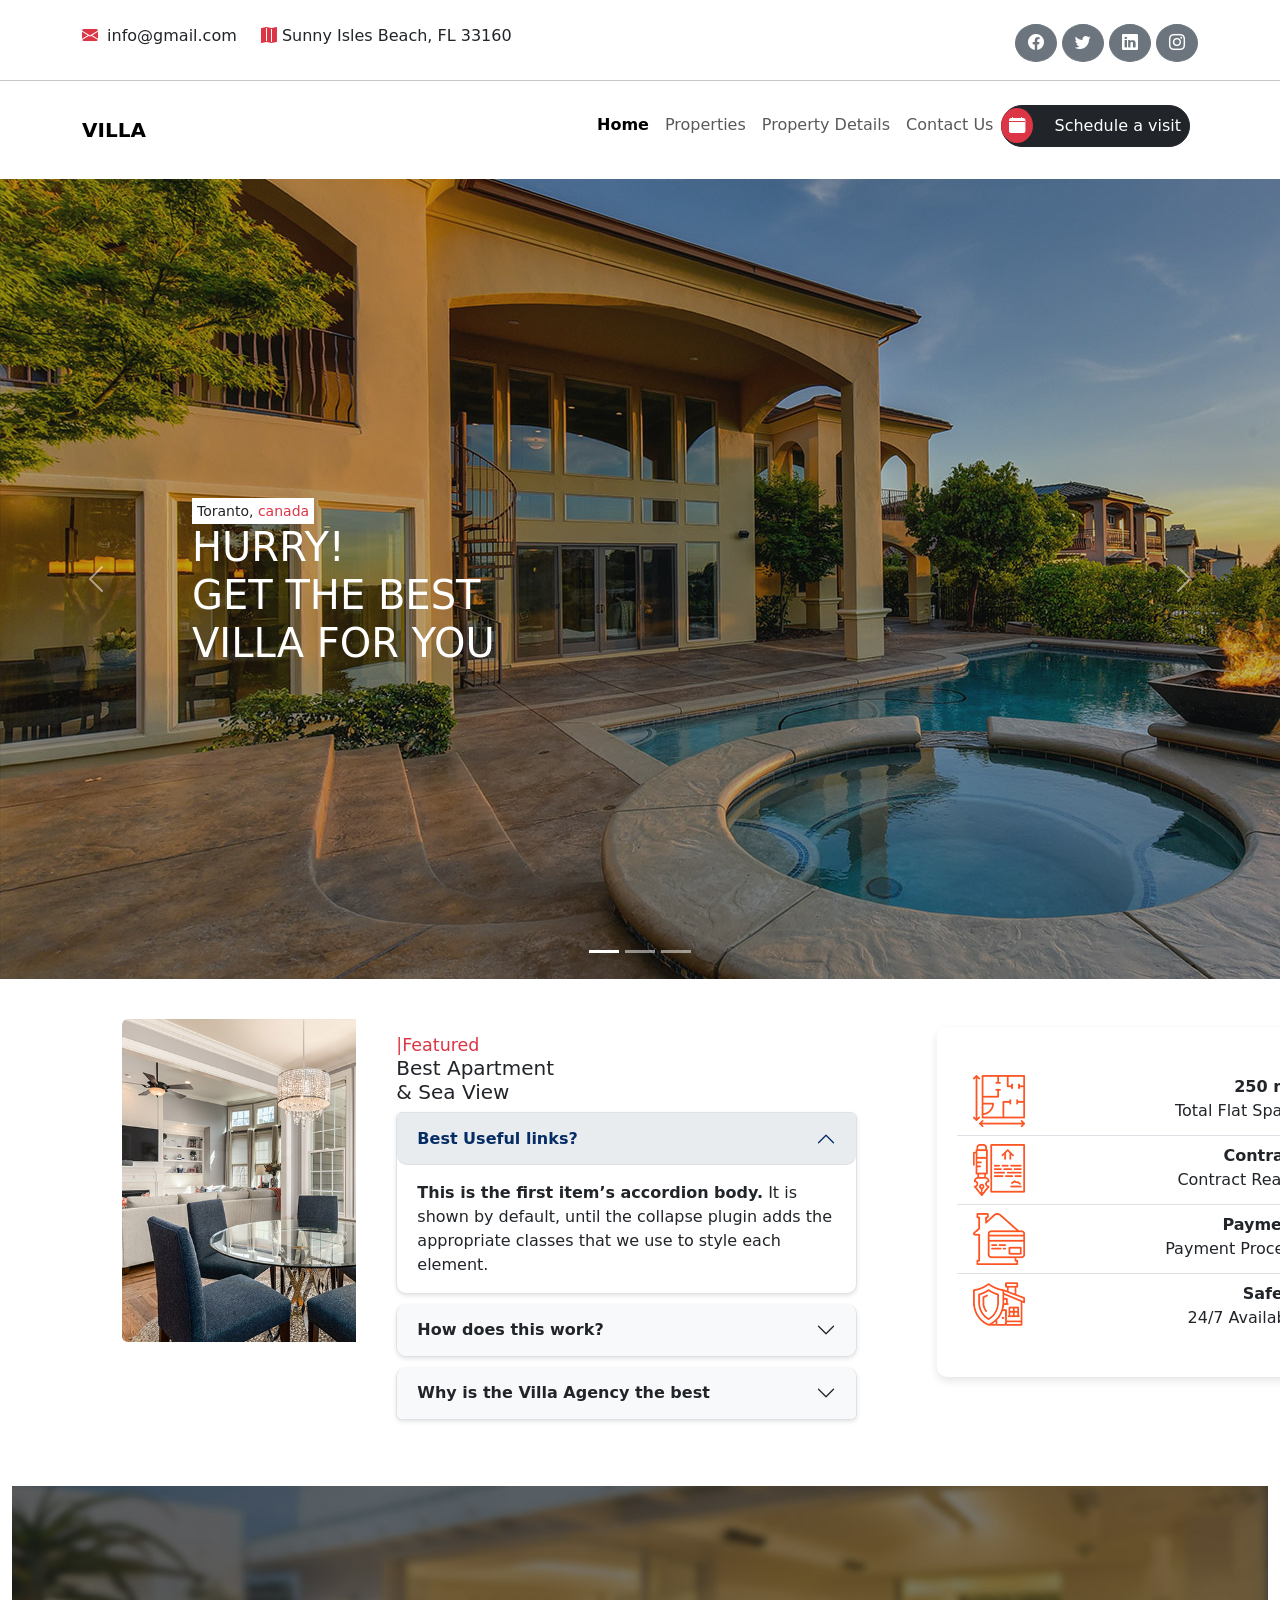
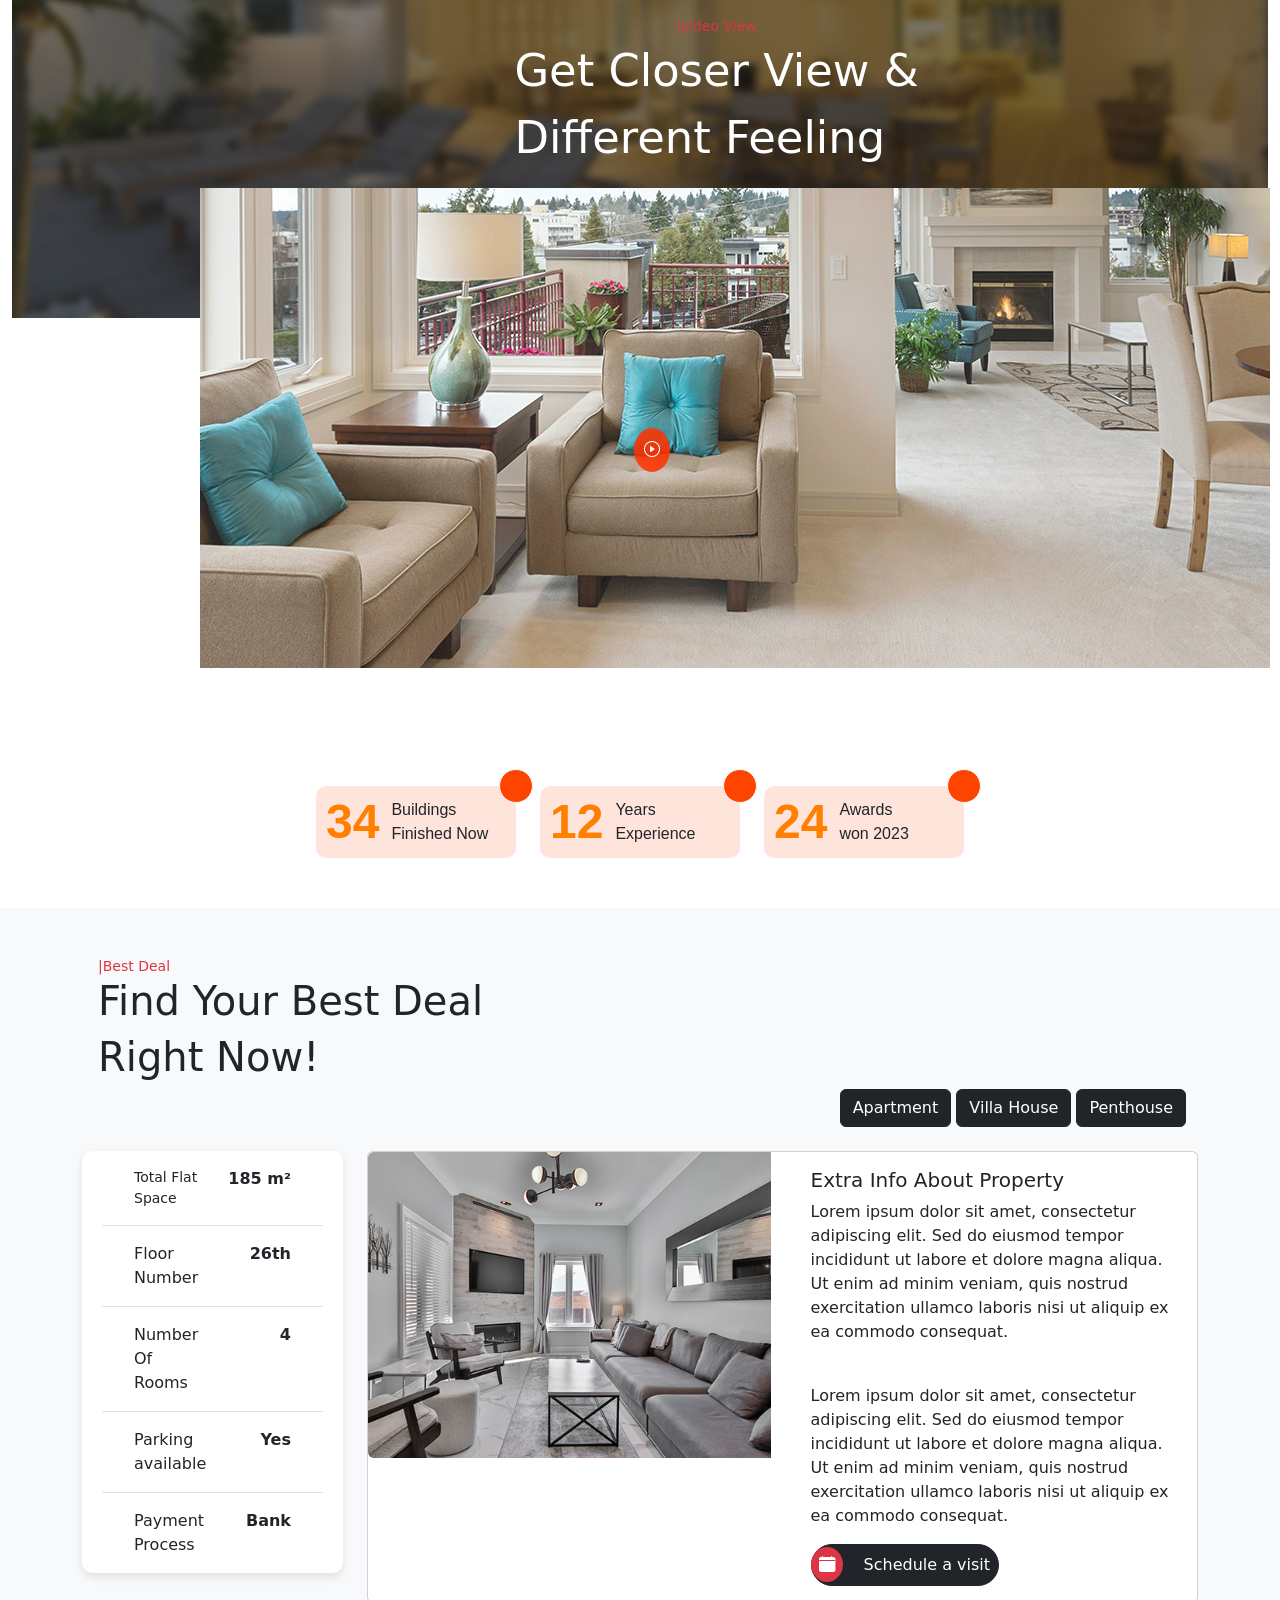
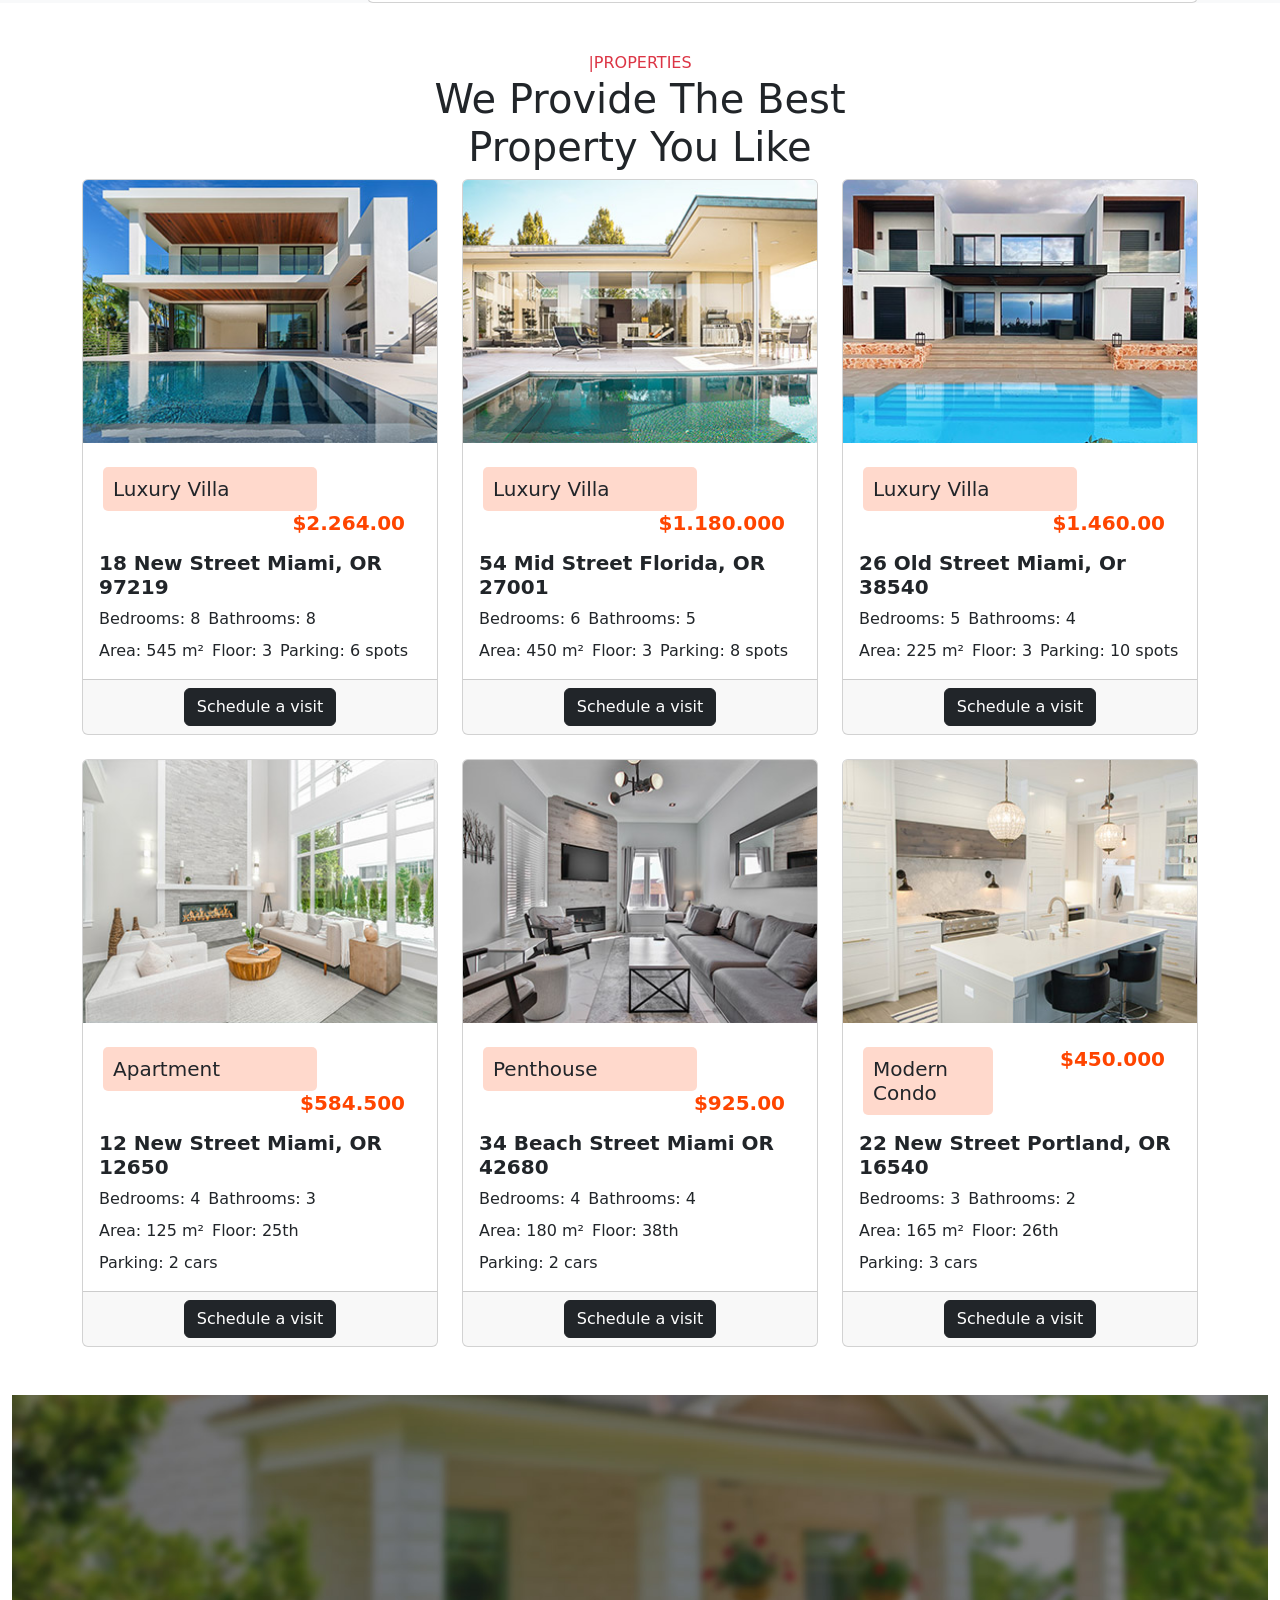
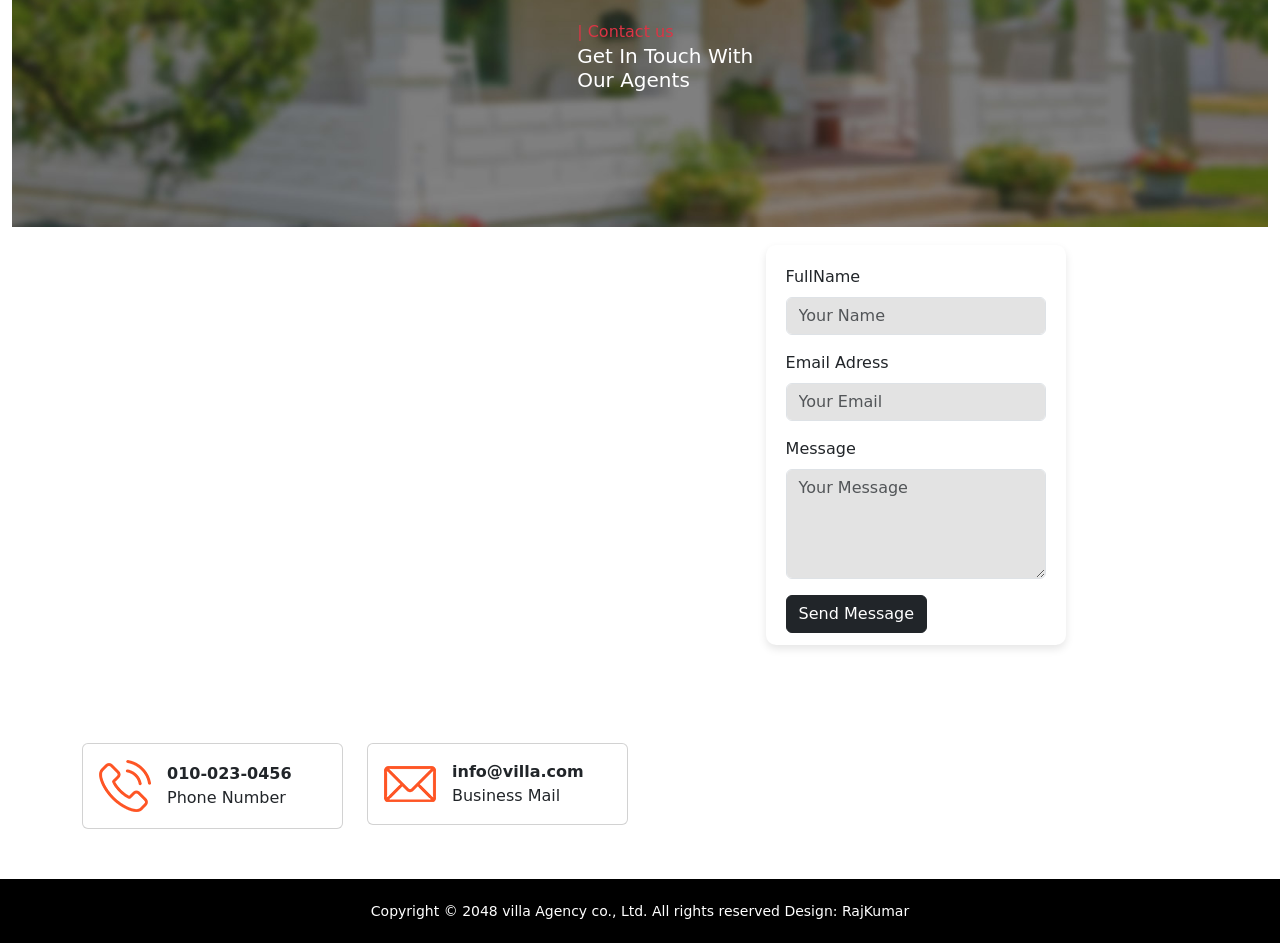
<file: index.html>
<!DOCTYPE html>
<html lang="en">
  <head>
    <meta charset="UTF-8" />
    <meta name="viewport" content="width=device-width, initial-scale=1.0" />
    <title>villa-services</title>

    <!--bootstrap css stylesheet-->
    <link
      href="https://cdn.jsdelivr.net/npm/bootstrap@5.3.7/dist/css/bootstrap.min.css"
      rel="stylesheet"
    />
    <link
      rel="stylesheet"
      href="https://cdn.jsdelivr.net/npm/bootstrap-icons@1.13.1/font/bootstrap-icons.min.css"
    />
    <!--custom css stylesheet-->
    <link rel="stylesheet" href="./project.css" />
  </head>
  <body>
    <!-- main header section -->
    <div class="container d-flex pt-4">
      <p class="pe-4"><i class="bi bi-envelope-fill text-danger pe-1"></i> info@gmail.com</p>
      <p>
        <i class="bi bi-map-fill text-danger"></i> Sunny Isles Beach, FL 33160
      </p>
      <!-- social media icons -->
      <div class="ms-auto">
        <button type="button" class="btn btn-secondary rounded-circle icons">
          <i class="bi bi-facebook"></i>
        </button>
        <button type="button" class="btn btn-secondary rounded-circle icons">
          <i class="bi bi-twitter"></i>
        </button>
        <button type="button" class="btn btn-secondary rounded-circle icons">
          <i class="bi bi-linkedin"></i>
        </button>
        <button type="button" class="btn btn-secondary rounded-circle icons">
          <i class="bi bi-instagram"></i>
        </button>
      </div>
    </div>
    <hr />
    <!-- header section ended -->
    <!--navbar section-->
    <nav class="navbar navbar-expand-lg pb-4">
      <div class="container">
        <a class="navbar-brand fw-bold" href="./Home.html">VILLA</a>
        <button
          class="navbar-toggler"
          type="button"
          data-bs-toggle="collapse"
          data-bs-target="#navbarSupportedContent"
          aria-controls="navbarSupportedContent"
          aria-expanded="false"
          aria-label="Toggle navigation"
        >
          <span class="navbar-toggler-icon"></span>
        </button>
        <div class="collapse navbar-collapse" id="navbarSupportedContent">
          <ul class="navbar-nav ms-auto mb-2 mb-lg-2 me-2">
            <li class="nav-item">
              <a class="nav-link active villa" aria-current="page" href="./Home.html"
                >Home</a
              >
            </li>
            <li class="nav-item">
              <a class="nav-link villa-1" href="./properties.html">Properties</a>
            </li>
            <li class="nav-item">
              <a class="nav-link villa-1" href="./property-details.html"
                >Property Details</a
              >
            </li>
            <li class="nav-item">
              <a class="nav-link villa-1" href="./contact.html">Contact Us</a>
            </li>
            <li>
              <button class="btn btn-dark p-2 schedule-btn">
                <i
                  class="bi bi-calendar-fill Schedule p-2 me-3 bg-danger text-white rounded-circle"
                ></i>
                Schedule a visit
              </button>
            </li>
          </ul>
        </div>
      </div>
    </nav>
    <!--navbar section ends-->
    <!--carousel section-->
    <div
      id="carouselExampleIndicators"
      class="carousel slide"
      data-bs-ride="carousel"
      data-bs-interval="2000"
      aria-label="Image-carousel"
    >
      <!--data bs interval is a autoplay option-->
      <div class="carousel-indicators">
        <button
          type="button"
          data-bs-target="#carouselExampleIndicators"
          data-bs-slide-to="0"
          class="active"
          aria-current="true"
          aria-label="Slide 1"
        ></button>
        <button
          type="button"
          data-bs-target="#carouselExampleIndicators"
          data-bs-slide-to="1"
          aria-label="Slide 2"
        ></button>
        <button
          type="button"
          data-bs-target="#carouselExampleIndicators"
          data-bs-slide-to="2"
          aria-label="Slide 3"
        ></button>
      </div>
      <div class="carousel-inner">
        <div class="carousel-item active">
          <div class="img-parent">
            <img src="/images/banner-01.jpg" alt="banner-01">
            <div class="text-parent">
              <small class="small-text">Toranto,<span class="text-danger"> canada</span></small>
              <h1 id="header-tag">HURRY! <br/>GET THE BEST<br/> VILLA FOR YOU</h1>
            </div>
          </div>
        </div>
        <div class="carousel-item">
          <div class="img-parent">
            <img src="/images/banner-02.jpg" alt="banner-01">
            <div class="text-parent">
              <small class="small-text">Toranto,<span class="text-danger"> canada</span></small>
              <h1 id="header-tag">HURRY! <br/>GET THE BEST<br/> VILLA FOR YOU</h1>
            </div>
          </div>
        </div>
        <div class="carousel-item">
          <div class="img-parent">
            <img src="/images/banner-03.jpg" alt="banner-01">
            <div class="text-parent">
              <small class="small-text">Toranto,<span class="text-danger"> canada</span></small>
              <h1 id="header-tag">HURRY! <br/>GET THE BEST<br/> VILLA FOR YOU</h1>
            </div>
          </div>
        </div>
      </div>
      <button
        class="carousel-control-prev"
        type="button"
        data-bs-target="#carouselExampleIndicators"
        data-bs-slide="prev"
      >
        <span class="carousel-control-prev-icon" aria-hidden="true"></span>
        <span class="visually-hidden">Previous</span>
      </button>
      <button
        class="carousel-control-next"
        type="button"
        data-bs-target="#carouselExampleIndicators"
        data-bs-slide="next"
      >
        <span class="carousel-control-next-icon" aria-hidden="true"></span>
        <span class="visually-hidden">Next</span>
      </button>
    </div>
    <!--carousel section ends-->
    <!--featured properties section-->
    <div class="container d-lg-flex">
      <div class="row">
        <div class="col-lg-9">
      <div class="card first m-4 border-0 p-lg-3">
        <div class="row">
          <div class="col-4">
            <img
              src="./images/featured.jpg
            "
              class="img-fluid rounded-start"
              alt="featured-img"
            />
          </div>
          <div class="col-8">
            <div class="card-body">
              <h5 class="card-title">
                <small class="text-danger d-grid">|Featured</small> Best
                Apartment <br />& Sea View
              </h5>
              <!-- accordion section -->
              <div class="accordion" id="accordionPanelsStayOpenExample">
                <div class="accordion-item">
                  <h2 class="accordion-header">
                    <button
                      class="accordion-button"
                      type="button"
                      data-bs-toggle="collapse"
                      data-bs-target="#panelsStayOpen-collapseOne"
                      aria-expanded="true"
                      aria-controls="panelsStayOpen-collapseOne"
                    >
                      Best Useful links?
                    </button>
                  </h2>
                  <div
                    id="panelsStayOpen-collapseOne"
                    class="accordion-collapse collapse show"
                  >
                    <div class="accordion-body">
                      <strong>This is the first item’s accordion body.</strong>
                      It is shown by default, until the collapse plugin adds the
                      appropriate classes that we use to style each element.
                    </div>
                  </div>
                </div>
                <div class="accordion-item">
                  <h2 class="accordion-header">
                    <button
                      class="accordion-button collapsed"
                      type="button"
                      data-bs-toggle="collapse"
                      data-bs-target="#panelsStayOpen-collapseTwo"
                      aria-expanded="false"
                      aria-controls="panelsStayOpen-collapseTwo"
                    >
                      How does this work?
                    </button>
                  </h2>
                  <div
                    id="panelsStayOpen-collapseTwo"
                    class="accordion-collapse collapse"
                  >
                    <div class="accordion-body">
                      <strong>This is the second item’s accordion body.</strong>
                      It is hidden by default, until the collapse plugin adds
                      the appropriate classes that we use to style each element.
                    </div>
                  </div>
                </div>
                <div class="accordion-item">
                  <h2 class="accordion-header">
                    <button
                      class="accordion-button collapsed"
                      type="button"
                      data-bs-toggle="collapse"
                      data-bs-target="#panelsStayOpen-collapseThree"
                      aria-expanded="false"
                      aria-controls="panelsStayOpen-collapseThree"
                    >
                      Why is the Villa Agency the best
                    </button>
                  </h2>
                  <div
                    id="panelsStayOpen-collapseThree"
                    class="accordion-collapse collapse"
                  >
                    <div class="accordion-body">
                      <strong>This is the third item's accordion body.</strong>
                      It is hidden by default, until the collapse plugin adds
                      the appropriate classes that we use to style each element.
                    </div>
                  </div>
                </div>
              </div>
            </div>
          </div>
        </div>
      </div>
      </div>
      <!-- card section is used as second card -->
       <div class="col-lg-3">
      <div class="card best-card mt-lg-5 mb-4 justify-content-center" style="width: 400px; height: 350px;">
        <ul class="list-group list-group-flush">
          <li class="list-group-item">
            <div class="row">
              <div class="col"><img src="./images/info-icon-01.png" /></div>
              <div class="col text-end">
                <b>250 m2</b><br />Total Flat Space
              </div>
            </div>
          </li>
          <li class="list-group-item">
            <div class="row">
              <div class="col"><img src="./images/info-icon-02.png" /></div>
              <div class="col text-end">
                <b>Contract</b><br />Contract Ready
              </div>
            </div>
          </li>
          <li class="list-group-item">
            <div class="row">
              <div class="col"><img src="./images/info-icon-03.png" /></div>
              <div class="col text-end">
                <b>Payment</b><br />Payment Process
              </div>
            </div>
          </li>
          <li class="list-group-item">
            <div class="row">
              <div class="col"><img src="./images/info-icon-04.png" /></div>
              <div class="col text-end"><b>Safety</b><br />24/7 Available</div>
            </div>
          </li>
        </ul>
      </div>
      </div>
      </div>
    </div>
    <!--featured properties section ends-->


    <!--overlayed image using position-->
    <div class="container-fluid hieght">
    <div class="parent-img">
        <img src="/images/video-bg.jpg" class="w-100 h-100 img-fluid" alt="parent-img">
        <div class="parent-txt">
            <span class="small text-danger video">|video View</span>
           <span class="font">Get Closer View & <br/> Different Feeling</span>
        </div>
        <div class="child-img">
            <img src="/images/video-frame.jpg" alt="video-frame">
            <div class="child-icon">
                <i class="bi bi-play-circle"></i>
            </div>
        </div>
    </div>
    </div>
    <!--overlayed image using position ends-->

    <!--badges section-->
     <div class="container badges">
    <div class="row">
      <div class="col-4">
    <div class="metric-box">
      <div class="metric-number">34</div>
      <div class="metric-label">
        Buildings <br />
        Finished Now
      </div>
      <span
        class="position-absolute top-0 start-100 translate-middle p-3 border border-light rounded-circle circle"
      ></span>
    </div>
    </div>
    <div class="col-4">
    <div class="metric-box">
      <div class="metric-number">12</div>
      <div class="metric-label">
        Years <br />
        Experience
      </div>
      <span
        class="position-absolute top-0 start-100 translate-middle p-3 border border-light rounded-circle circle"
      ></span>
    </div>
    </div>
    <div class="col-4">
    <div class="metric-box">
      <div class="metric-number">24</div>
      <div class="metric-label">
        Awards <br />
        won 2023
      </div>
      <span
        class="position-absolute top-0 start-100 translate-middle p-3 border border-light rounded-circle circle"
      ></span>
    </div>
    </div>
  </div>
  </div>
    <!--badges section ends-->
    <!--best deal section-->
    <div class="container-fluid bg-body-tertiary">
      <div class="container d-grid ms-auto pt-lg-5">
        <small class="text-danger ms-3">|Best Deal</small>
        <h1 class="text-dark ms-3">Find Your Best Deal</h1>
        <h1 class="text-dark ms-3">Right Now!</h1>

        <!-- botton -->
        <div class="row justify-content-evenly m-auto me-0">
          <div class="col-lg-sm-3 mb-4">
            <button class="btn btn-dark pro-btn">Apartment</button>
            <button class="btn btn-dark pro-btn">Villa House</button>
            <button class="btn btn-dark pro-btn">Penthouse</button>
          </div>
        </div>
      </div>
      <!-- button ends -->

      <div class="container d-flex">
        <div class="row">
          <div class="col-lg-3">
        <div class="card mb-3 best-card">
          <ul class="list-group list-group-flush">
            <li class="list-group-item align-content-end">
              <div class="row px-3 py-2">
                <div class="col small">Total Flat Space</div>
                <div class="col text-end fw-bold">185 m²</div>
              </div>
            </li>
            <li class="list-group-item">
              <div class="row px-3 py-2">
                <div class="col">Floor Number</div>
                <div class="col text-end fw-bold">26th</div>
              </div>
            </li>
            <li class="list-group-item">
              <div class="row px-3 py-2">
                <div class="col">Number Of Rooms</div>
                <div class="col text-end fw-bold">4</div>
              </div>
            </li>
            <li class="list-group-item">
              <div class="row px-3 py-2">
                <div class="col">Parking available</div>
                <div class="col text-end fw-bold">Yes</div>
              </div>
            </li>
            <li class="list-group-item">
              <div class="row px-3 py-2">
                <div class="col">Payment Process</div>
                <div class="col text-end fw-bold">Bank</div>
              </div>
            </li>
          </ul>
        </div>
        </div>
        <!-- card section is used as a fourth for designing -->
        <div class="col-lg-9">
        <div class="card fourth">
          <div class="row">
            <div class="col-6">
              <img
                src="./images/deal-01.jpg"
                class="img-fluid rounded-start"
                alt="deal-01-img"
              />
            </div>
            <div class="col-lg-6">
              <div class="card-body">
                <h5 class="card-title">Extra Info About Property</h5>
                <p class="card-text">
                  Lorem ipsum dolor sit amet, consectetur adipiscing elit. Sed
                  do eiusmod tempor incididunt ut labore et dolore magna aliqua.
                  Ut enim ad minim veniam, quis nostrud exercitation ullamco
                  laboris nisi ut aliquip ex ea commodo consequat.
                </p>
                <br />
                <p>
                  Lorem ipsum dolor sit amet, consectetur adipiscing elit. Sed
                  do eiusmod tempor incididunt ut labore et dolore magna aliqua.
                  Ut enim ad minim veniam, quis nostrud exercitation ullamco
                  laboris nisi ut aliquip ex ea commodo consequat.
                </p>
                <button class="btn btn-dark p-2 schedule-btn">
                  <i
                    class="bi bi-calendar-fill Schedule p-2 me-3 bg-danger text-white rounded-circle"
                  ></i>
                  Schedule a visit
                </button>
              </div>
            </div>
          </div>
        </div>
        </div>
        </div>
      </div>
    </div>
    <!--best deal section ends-->
    <!--properties section-->
    <div class="container pt-5">
      <div class="text-center text-danger">|PROPERTIES</div>
      <h1 class="fs-bold text-center">
        We Provide The Best <br />
        Property You Like
      </h1>
      <!-- bootstrap card sectoin will help -->
      <div class="row g-4">
        <div class="col-lg-4 col-12">
          <div class="card h-100">
            <img
              src="./images/property-01.jpg"
              class="card-img-top"
              alt="property-01"
              style="cursor: pointer;"
            />
            <div class="card-body">
              <h5 class="card-title">
                <div class="row px-3 py-2">
                  <div class="col bg-pro">Luxury Villa</div>
                  <div class="col text-end test-color">$2.264.00</div>
                </div>
              </h5>
              <h5 class="fw-bold">18 New Street Miami, OR 97219</h5>
              <p class="card-text d-flex flex-wrap gap-2">
                <span>Bedrooms: 8</span>
                <span>Bathrooms: 8</span>
                <span>Area: 545 m²</span>
                <span>Floor: 3</span>
                <span>Parking: 6 spots</span>
              </p>
            </div>
            <div class="card-footer w-100 text-center">
              <button type="button" class="btn btn-dark pro-btn">
                Schedule a visit
              </button>
            </div>
          </div>
        </div>
        <div class="col-lg-4 col-12">
          <div class="card h-100">
            <img
              src="./images/property-02.jpg"
              class="card-img-top"
              alt="property-02"
              style="cursor: pointer;"
            />
            <div class="card-body">
              <h5 class="card-title">
                <div class="row px-3 py-2">
                  <div class="col bg-pro">Luxury Villa</div>
                  <div class="col text-end test-color">$1.180.000</div>
                </div>
              </h5>
              <h5 class="fw-bold">54 Mid Street Florida, OR 27001</h5>
              <p class="card-text d-flex flex-wrap gap-2">
                <span>Bedrooms: 6</span>
                <span>Bathrooms: 5</span>
                <span>Area: 450 m²</span>
                <span>Floor: 3</span>
                <span>Parking: 8 spots</span>
              </p>
            </div>
            <div class="card-footer w-100 text-center">
              <button type="button" class="btn btn-dark pro-btn">
                Schedule a visit
              </button>
            </div>
          </div>
        </div>
        <div class="col-lg-4 col-12">
          <div class="card h-100">
            <img
              src="./images/property-03.jpg"
              class="card-img-top"
              alt="property-03"
              style="cursor: pointer;"
            />
            <div class="card-body">
              <h5 class="card-title">
                <div class="row px-3 py-2">
                  <div class="col bg-pro">Luxury Villa</div>
                  <div class="col text-end test-color">$1.460.00</div>
                </div>
              </h5>
              <h5 class="fw-bold">26 Old Street Miami, Or 38540</h5>
              <p class="card-text d-flex flex-wrap gap-2">
                <span>Bedrooms: 5</span>
                <span>Bathrooms: 4</span>
                <span>Area: 225 m²</span>
                <span>Floor: 3</span>
                <span>Parking: 10 spots</span>
              </p>
            </div>
            <div class="card-footer w-100 text-center">
              <button type="button" class="btn btn-dark pro-btn">
                Schedule a visit
              </button>
            </div>
          </div>
        </div>
        <div class="col-lg-4 col-12">
          <div class="card h-100">
            <img
              src="./images/property-04.jpg"
              class="card-img-top"
              alt="property-04"
              style="cursor: pointer;"
            />
            <div class="card-body">
              <h5 class="card-title">
                <div class="row px-3 py-2">
                  <div class="col bg-pro">Apartment</div>
                  <div class="col text-end test-color">$584.500</div>
                </div>
              </h5>
              <h5 class="fw-bold">12 New Street Miami, OR 12650</h5>
              <p class="card-text d-flex flex-wrap gap-2">
                <span>Bedrooms: 4</span>
                <span>Bathrooms: 3</span>
                <span>Area: 125 m²</span>
                <span>Floor: 25th</span>
                <span>Parking: 2 cars</span>
              </p>
            </div>
            <div class="card-footer w-100 text-center">
              <button type="button" class="btn btn-dark pro-btn">
                Schedule a visit
              </button>
            </div>
          </div>
        </div>
        <div class="col-lg-4 col-12">
          <div class="card h-100">
            <img
              src="./images/property-05.jpg"
              class="card-img-top"
              alt="property-05"
              style="cursor: pointer;"
            />
            <div class="card-body">
              <h5 class="card-title">
                <div class="row px-3 py-2">
                  <div class="col bg-pro">Penthouse</div>
                  <div class="col text-end test-color">$925.00</div>
                </div>
              </h5>
              <h5 class="fw-bold">34 Beach Street Miami OR 42680</h5>
              <p class="card-text d-flex flex-wrap gap-2">
                <span>Bedrooms: 4</span>
                <span>Bathrooms: 4</span>
                <span>Area: 180 m²</span>
                <span>Floor: 38th</span>
                <span>Parking: 2 cars</span>
              </p>
            </div>
            <div class="card-footer w-100 text-center">
              <button class="btn btn-dark pro-btn">
                Schedule a visit
              </button>
            </div>
          </div>
        </div>
        <div class="col-lg-4 col-12">
          <div class="card h-100">
            <img
              src="./images/property-06.jpg"
              class="card-img-top"
              alt="property-06"
              style="cursor: pointer;"
            />
            <div class="card-body">
              <h5 class="card-title">
                <div class="row px-3 py-2">
                  <div class="col bg-pro-1">Modern Condo</div>
                  <div class="col text-end test-color">$450.000</div>
                </div>
              </h5>
              <h5 class="fw-bold">22 New Street Portland, OR 16540</h5>
              <p class="card-text d-flex flex-wrap gap-2">
                <span>Bedrooms: 3</span>
                <span>Bathrooms: 2</span>
                <span>Area: 165 m²</span>
                <span>Floor: 26th</span>
                <span>Parking: 3 cars</span>
              </p>
            </div>
            <div class="card-footer w-100 text-center">
              <button type="button" class="btn btn-dark pro-btn">
                Schedule a visit
              </button>
            </div>
          </div>
        </div>
      </div>
    </div>
    <!--properties section ends-->
    <!--Iframe and contact form section starts-->
    <div class="container-fluid mt-5">
        <div class="parent-bg-img position-relative">
          <img src="/images/contact-bg.jpg" class="img-fluid"/>
        <div class="contact-text">
          <span class="text-danger">| Contact us</span>
          <h5 class="text-white">Get In Touch With<br/> Our Agents</h5>
        </div>
      <div class="iframe-img position-absolute">
        <iframe
          src="https://www.google.com/maps/embed?pb=!1m18!1m12!1m3!1d28703.04843206852!2d-80.1445141788599!3d25.939130085897173!2m3!1f0!2f0!3f0!3m2!1i1024!2i768!4f13.1!3m3!1m2!1s0x88d9acfee073549d%3A0xf4e74db7a5da487a!2zU3VubnkgSXNsZXMgQmVhY2gsIOCwq-CxjeCwsuCxi-CwsOCwv-CwoeCwviAzMzE2MCwg4LCv4LGB4LCo4LGG4LGW4LCf4LGG4LCh4LGNIOCwuOCxjeCwn-Cxh-Cwn-CxjeCwuOCxjQ!5e0!3m2!1ste!2sin!4v1757320229293!5m2!1ste!2sin"
          width="600"
          height="450"
          style="border: 0"
          allowfullscreen=""
          loading="lazy"
          referrerpolicy="no-referrer-when-downgrade"
        ></iframe>
      </div>
      <div class="form-sec position-absolute">
        <form class="Contact-form-home">
              <div class="mb-3">
                <label for="name" class="form-label">FullName</label>
                <input
                  type="text"
                  class="form-control"
                  id="name"
                  placeholder="Your Name"
                  required
                />
              </div>
              <div class="mb-3">
                <label for="email" class="form-label">Email Adress</label>
                <input
                  type="email"
                  class="form-control"
                  id="email"
                  placeholder="Your Email"
                  required
                />
              </div>
              <div class="mb-3">
                <label for="message" class="form-label">Message</label>
                <textarea
                  class="form-control"
                  id="message"
                  rows="4"
                  placeholder="Your Message"
                  required
                ></textarea>
              </div>
              <button type="submit" class="btn btn-dark pro-btn">
                Send Message
              </button>
            </form>
      </div>
      </div>
      </div>
    <!--Iframe and contact form section ends-->
    <!--contact badges section starts-->
    <div class="container contact-information">
      <div class="row mt-5">
        <div class="col-3">
          <!-- card section is used as a fifth for designing -->
          <div class="card fifth">
            <div class="card-body d-flex align-items-center">
              <img
                src="./images/phone-icon.png"
                alt="Phone-Icon"
                class="me-3"
              />
              <span><b>010-023-0456</b><br />Phone Number</span>
            </div>
          </div>
        </div>
        <div class="col-3">
          <!-- card section is used as a fifth for designing -->
          <div class="card fifth">
            <div class="card-body d-flex align-items-center">
              <img src="./images/email-icon.png" alt="Mail-Icon" class="me-3" />
              <span><b>info@villa.com</b><br />Business Mail</span>
            </div>
          </div>
        </div>
      </div>
    </div>
    <!--contact badges section ends-->
    <!--footer section-->
    <footer class="text-center">
      <small
        >Copyright © 2048 villa Agency co., Ltd. All rights reserved Design:
        RajKumar</small
      >
    </footer>
    <!--footer section ends-->

    <!--bootstrap js script-->
    <script src="https://cdn.jsdelivr.net/npm/bootstrap@5.3.7/dist/js/bootstrap.bundle.min.js"></script>
  </body>
</html>
<!--body and html tags ends-->
</file>
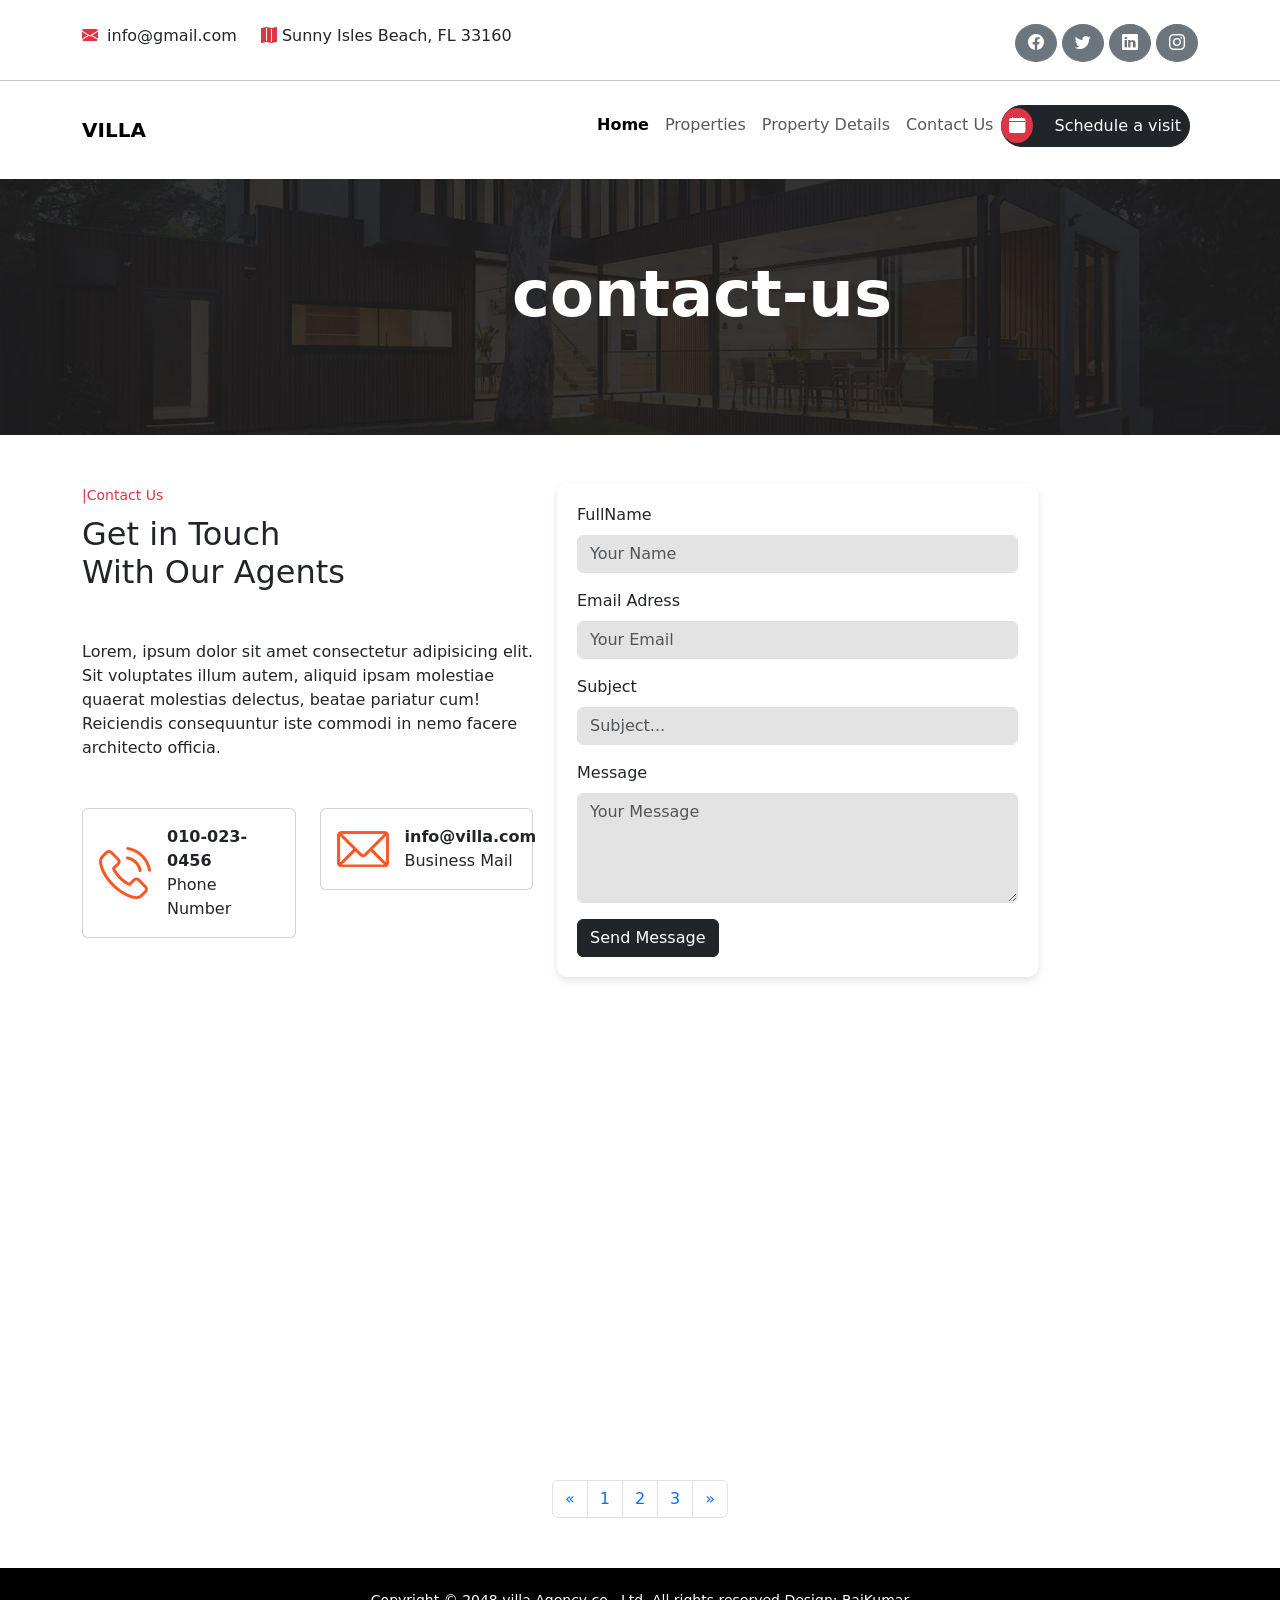
<file: contact.html>
<!DOCTYPE html>
<html lang="en">
  <head>
    <meta charset="UTF-8" />
    <meta name="viewport" content="width=device-width, initial-scale=1.0" />
    <title>villa-services</title>

    <!--bootstrap css stylesheet-->
    <link
      href="https://cdn.jsdelivr.net/npm/bootstrap@5.3.7/dist/css/bootstrap.min.css"
      rel="stylesheet"
    />
    <link
      rel="stylesheet"
      href="https://cdn.jsdelivr.net/npm/bootstrap-icons@1.13.1/font/bootstrap-icons.min.css"
    />
    <!--custom css stylesheet-->
    <link rel="stylesheet" href="./project.css" />
  </head>
  <body>
     <!-- main header section -->
    <div class="container d-flex pt-4">
      <p class="pe-4"><i class="bi bi-envelope-fill text-danger pe-1"></i> info@gmail.com</p>
      <p>
        <i class="bi bi-map-fill text-danger"></i> Sunny Isles Beach, FL 33160
      </p>
      <!-- social media icons -->
      <div class="ms-auto">
        <button type="button" class="btn btn-secondary rounded-circle icons">
          <i class="bi bi-facebook"></i>
        </button>
        <button type="button" class="btn btn-secondary rounded-circle icons">
          <i class="bi bi-twitter"></i>
        </button>
        <button type="button" class="btn btn-secondary rounded-circle icons">
          <i class="bi bi-linkedin"></i>
        </button>
        <button type="button" class="btn btn-secondary rounded-circle icons">
          <i class="bi bi-instagram"></i>
        </button>
      </div>
    </div>
    <hr />
    <!-- header section ended -->
   <!--navbar section-->
    <nav class="navbar navbar-expand-lg pb-4">
      <div class="container">
        <a class="navbar-brand fw-bold" href="./Home.html">VILLA</a>
        <button
          class="navbar-toggler"
          type="button"
          data-bs-toggle="collapse"
          data-bs-target="#navbarSupportedContent"
          aria-controls="navbarSupportedContent"
          aria-expanded="false"
          aria-label="Toggle navigation"
        >
          <span class="navbar-toggler-icon"></span>
        </button>
        <div class="collapse navbar-collapse" id="navbarSupportedContent">
          <ul class="navbar-nav ms-auto mb-2 mb-lg-2 me-2">
            <li class="nav-item">
              <a class="nav-link active villa" aria-current="page" href="./Home.html"
                >Home</a
              >
            </li>
            <li class="nav-item">
              <a class="nav-link villa-1" href="./properties.html">Properties</a>
            </li>
            <li class="nav-item">
              <a class="nav-link villa-1" href="./property-details.html"
                >Property Details</a
              >
            </li>
            <li class="nav-item">
              <a class="nav-link villa-1" href="./contact.html">Contact Us</a>
            </li>
            <li>
              <button class="btn btn-dark p-2 schedule-btn">
                <i
                  class="bi bi-calendar-fill Schedule p-2 me-3 bg-danger text-white rounded-circle"
                ></i>
                Schedule a visit
              </button>
            </li>
          </ul>
        </div>
      </div>
    </nav>
    <!--navbar section ends-->

    <div class="banner-card">
        <img
        src="./images/page-heading-bg.jpg"
        class="img-fluid w-100 object-fit-cover"
        alt="Page Heading"
      />
        <div class="banner-text">
            <h4>contact-us</h4>
        </div>
    </div>


    <!--contact section-->
    <div class="container">
      <div class="row mt-5">
        <!-- Left Side: Contact Info & Cards -->
        <div class="col-lg-5">
          <small class="text-danger">|Contact Us</small>
          <h2 class="mt-2">Get in Touch<br />With Our Agents</h2>
          <p class="mt-5">
            Lorem, ipsum dolor sit amet consectetur adipisicing elit. Sit
            voluptates illum autem, aliquid ipsam molestiae quaerat molestias
            delectus, beatae pariatur cum! Reiciendis consequuntur iste commodi
            in nemo facere architecto officia.
          </p>
          <div class="row mt-5">
        <div class="col-lg-6">
          <!-- card section is used as a fifth for designing -->
          <div class="card fifth">
            <div class="card-body d-flex align-items-center">
              <img
                src="./images/phone-icon.png"
                alt="Phone-Icon"
                class="me-3"
              />
              <span><b>010-023-0456</b><br />Phone Number</span>
            </div>
          </div>
        </div>
        <div class="col-lg-6">
          <!-- card section is used as a fifth for designing -->
          <div class="card fifth">
            <div class="card-body d-flex align-items-center">
              <img src="./images/email-icon.png" alt="Mail-Icon" class="me-3" />
              <span><b>info@villa.com</b><br />Business Mail</span>
            </div>
          </div>
        </div>
      </div>
        </div>


        <!-- Right Side: Contact Form -->
        <div class="col-lg-7">
          <form class="Contact-form">
              <div class="mb-3">
                <label for="name" class="form-label">FullName</label>
                <input
                  type="text"
                  class="form-control"
                  id="name"
                  placeholder="Your Name"
                  required
                />
              </div>
              <div class="mb-3">
                <label for="email" class="form-label">Email Adress</label>
                <input
                  type="email"
                  class="form-control"
                  id="email"
                  placeholder="Your Email"
                  required
                />
              </div>
              <div class="mb-3">
                <label for="subject" class="form-label">Subject</label>
                <input
                  type="Subject"
                  class="form-control"
                  id="Subject"
                  placeholder="Subject..."
                  required
                />
              </div>
              <div class="mb-3">
                <label for="message" class="form-label">Message</label>
                <textarea
                  class="form-control"
                  id="message"
                  rows="4"
                  placeholder="Your Message"
                  required
                ></textarea>
              </div>
              <button type="submit" class="btn btn-dark pro-btn">
                Send Message
              </button>
            </form>
        </div>
      </div>
    </div>

    <!-- iframe session with full width -->
    <div class="container">
      <iframe
        src="https://www.google.com/maps/embed?pb=!1m18!1m12!1m3!1d3624.843912203767!2d-80.12135612455047!3d25.95247787723254!2m3!1f0!2f0!3f0!3m2!1i1024!2i768!4f13.1!3m3!1m2!1s0x88d9add4b4ac788f%3A0xe77469d09480fcdb!2sSunny%20Isles%20Beach!5e1!3m2!1ste!2sin!4v1755452419084!5m2!1ste!2sin"
        class="map mt-5"
        height="400px"
        width="100%"
        allowfullscreen=""
        loading="lazy"
        referrerpolicy="no-referrer-when-downgrade"
      ></iframe>
    </div>

    <!-- page navigation -->
    <div class="container">
      <nav aria-label="Page navigation example">
        <ul class="pagination justify-content-center mt-5">
          <li class="page-item">
            <a
              class="page-link"
              href="./Home.html"
              target="_self"
              aria-label="Previous"
            >
              <span aria-hidden="true">&laquo;</span>
            </a>
          </li>
          <li class="page-item">
            <a class="page-link" href="./Home.html">1</a>
          </li>
          <li class="page-item">
            <a class="page-link" href="./Properties.html">2</a>
          </li>
          <li class="page-item">
            <a class="page-link" href="./Property-Details.html">3</a>
          </li>
          <li class="page-item">
            <a class="page-link" href="./Home.html" aria-label="Next">
              <span aria-hidden="true">&raquo;</span>
            </a>
          </li>
        </ul>
      </nav>
    </div>
    <!--footer section-->
    <footer class="text-center">
      <small
        >Copyright © 2048 villa Agency co., Ltd. All rights reserved Design:
        RajKumar</small
      >
    </footer>
    <!--footer section ends-->

    <!--bootstrap js script-->
    <script src="https://cdn.jsdelivr.net/npm/bootstrap@5.3.7/dist/js/bootstrap.bundle.min.js"></script>
  </body>
</html>
</file>
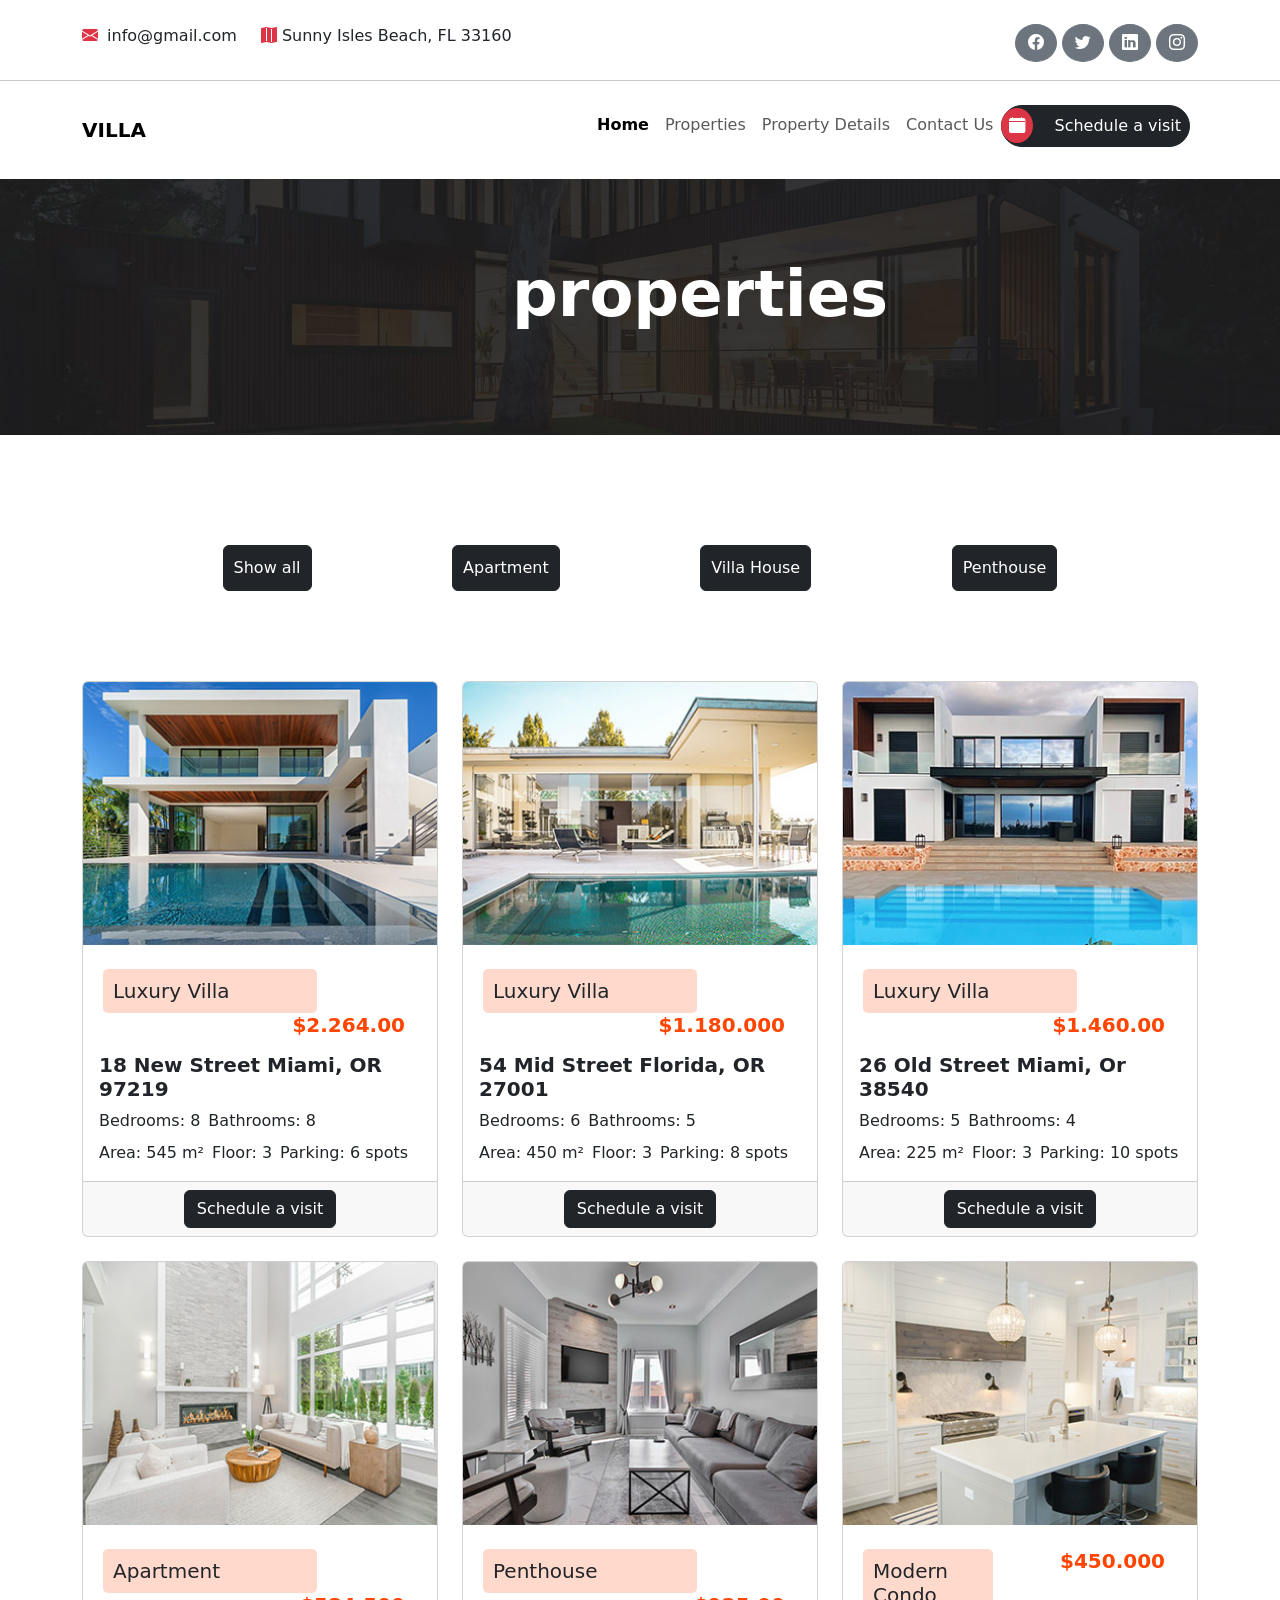
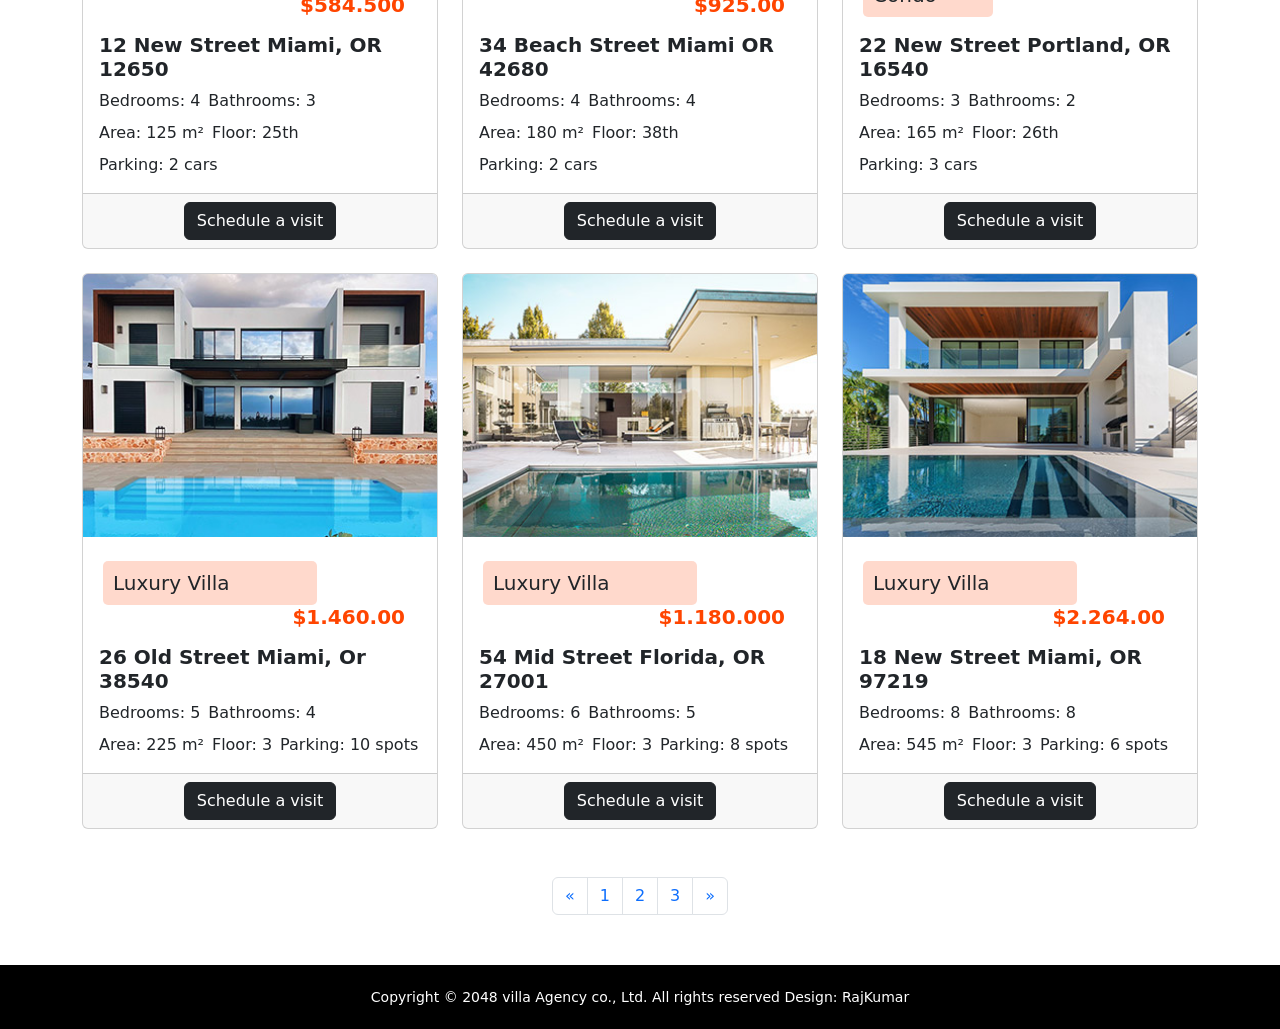
<file: Properties.html>
<!DOCTYPE html>
<html lang="en">
  <head>
    <meta charset="UTF-8" />
    <meta name="viewport" content="width=device-width, initial-scale=1.0" />
    <title>villa-services</title>

    <!--bootstrap css stylesheet-->
    <link
      href="https://cdn.jsdelivr.net/npm/bootstrap@5.3.7/dist/css/bootstrap.min.css"
      rel="stylesheet"
    />
    <link
      rel="stylesheet"
      href="https://cdn.jsdelivr.net/npm/bootstrap-icons@1.13.1/font/bootstrap-icons.min.css"
    />
    <!--custom css stylesheet-->
    <link rel="stylesheet" href="./project.css" />
  </head>
  <body>
   <!-- main header section -->
    <div class="container d-flex pt-4">
      <p class="pe-4"><i class="bi bi-envelope-fill text-danger pe-1"></i> info@gmail.com</p>
      <p>
        <i class="bi bi-map-fill text-danger"></i> Sunny Isles Beach, FL 33160
      </p>
      <!-- social media icons -->
      <div class="ms-auto">
        <button type="button" class="btn btn-secondary rounded-circle icons">
          <i class="bi bi-facebook"></i>
        </button>
        <button type="button" class="btn btn-secondary rounded-circle icons">
          <i class="bi bi-twitter"></i>
        </button>
        <button type="button" class="btn btn-secondary rounded-circle icons">
          <i class="bi bi-linkedin"></i>
        </button>
        <button type="button" class="btn btn-secondary rounded-circle icons">
          <i class="bi bi-instagram"></i>
        </button>
      </div>
    </div>
    <hr />
    <!-- header section ended -->
   <!--navbar section-->
    <nav class="navbar navbar-expand-lg pb-4">
      <div class="container">
        <a class="navbar-brand fw-bold" href="./Home.html">VILLA</a>
        <button
          class="navbar-toggler"
          type="button"
          data-bs-toggle="collapse"
          data-bs-target="#navbarSupportedContent"
          aria-controls="navbarSupportedContent"
          aria-expanded="false"
          aria-label="Toggle navigation"
        >
          <span class="navbar-toggler-icon"></span>
        </button>
        <div class="collapse navbar-collapse" id="navbarSupportedContent">
          <ul class="navbar-nav ms-auto mb-2 mb-lg-2 me-2">
            <li class="nav-item">
              <a class="nav-link active villa" aria-current="page" href="./Home.html"
                >Home</a
              >
            </li>
            <li class="nav-item">
              <a class="nav-link villa-1" href="./properties.html">Properties</a>
            </li>
            <li class="nav-item">
              <a class="nav-link villa-1" href="./property-details.html"
                >Property Details</a
              >
            </li>
            <li class="nav-item">
              <a class="nav-link villa-1" href="./contact.html">Contact Us</a>
            </li>
            <li>
              <button class="btn btn-dark p-2 schedule-btn">
                <i
                  class="bi bi-calendar-fill Schedule p-2 me-3 bg-danger text-white rounded-circle"
                ></i>
                Schedule a visit
              </button>
            </li>
          </ul>
        </div>
      </div>
    </nav>
    <!--navbar section ends-->
    <!-- background image starts -->
    <div class="banner-card">
        <img
        src="./images/page-heading-bg.jpg"
        class="img-fluid w-100 object-fit-cover"
        alt="Page Heading"
      />
        <div class="banner-text">
            <h4>properties</h4>
        </div>
    </div>
    <!-- background image ends -->

    <div class="container">
      <div class="row">
        <div class="col-12">
          <span class=" buttons-properties">
          <button class="btn btn-dark pro">Show all</button>
          <button class="btn btn-dark pro">Apartment</button>
          <button class="btn btn-dark pro">Villa House</button>
          <button class="btn btn-dark pro">Penthouse</button>
          </span>
        </div>
      </div>
    </div>
    <div class="container properties">
      <div class="row g-4">
        <div class="col-lg-4 col-12">
          <div class="card h-100">
            <img
              src="./images/property-01.jpg"
              class="card-img-top"
              alt="property-01"
            />
            <div class="card-body">
              <h5 class="card-title">
                <div class="row px-3 py-2">
                  <div class="col bg-pro">Luxury Villa</div>
                  <div class="col text-end test-color">$2.264.00</div>
                </div>
              </h5>
              <h5 class="fw-bold">18 New Street Miami, OR 97219</h5>
              <p class="card-text d-flex flex-wrap gap-2">
                <span>Bedrooms: 8</span>
                <span>Bathrooms: 8</span>
                <span>Area: 545 m²</span>
                <span>Floor: 3</span>
                <span>Parking: 6 spots</span>
              </p>
            </div>
            <div class="card-footer w-100 text-center">
              <button type="button" class="btn btn-dark pro-btn">
                Schedule a visit
              </button>
            </div>
          </div>
        </div>
        <div class="col-lg-4 col-12">
          <div class="card h-100">
            <img
              src="./images/property-02.jpg"
              class="card-img-top"
              alt="property-02"
            />
            <div class="card-body">
              <h5 class="card-title">
                <div class="row px-3 py-2">
                  <div class="col bg-pro">Luxury Villa</div>
                  <div class="col text-end test-color">$1.180.000</div>
                </div>
              </h5>
              <h5 class="fw-bold">54 Mid Street Florida, OR 27001</h5>
              <p class="card-text d-flex flex-wrap gap-2">
                <span>Bedrooms: 6</span>
                <span>Bathrooms: 5</span>
                <span>Area: 450 m²</span>
                <span>Floor: 3</span>
                <span>Parking: 8 spots</span>
              </p>
            </div>
            <div class="card-footer w-100 text-center">
              <button type="button" class="btn btn-dark pro-btn">
                Schedule a visit
              </button>
            </div>
          </div>
        </div>
        <div class="col-lg-4 col-12">
          <div class="card h-100">
            <img
              src="./images/property-03.jpg"
              class="card-img-top"
              alt="property-03"
            />
            <div class="card-body">
              <h5 class="card-title">
                <div class="row px-3 py-2">
                  <div class="col bg-pro">Luxury Villa</div>
                  <div class="col text-end test-color">$1.460.00</div>
                </div>
              </h5>
              <h5 class="fw-bold">26 Old Street Miami, Or 38540</h5>
              <p class="card-text d-flex flex-wrap gap-2">
                <span>Bedrooms: 5</span>
                <span>Bathrooms: 4</span>
                <span>Area: 225 m²</span>
                <span>Floor: 3</span>
                <span>Parking: 10 spots</span>
              </p>
            </div>
            <div class="card-footer w-100 text-center">
              <button type="button" class="btn btn-dark pro-btn">
                Schedule a visit
              </button>
            </div>
          </div>
        </div>
        <div class="col-lg-4 col-12">
          <div class="card h-100">
            <img
              src="./images/property-04.jpg"
              class="card-img-top"
              alt="property-04"
            />
            <div class="card-body">
              <h5 class="card-title">
                <div class="row px-3 py-2">
                  <div class="col bg-pro">Apartment</div>
                  <div class="col text-end test-color">$584.500</div>
                </div>
              </h5>
              <h5 class="fw-bold">12 New Street Miami, OR 12650</h5>
              <p class="card-text d-flex flex-wrap gap-2">
                <span>Bedrooms: 4</span>
                <span>Bathrooms: 3</span>
                <span>Area: 125 m²</span>
                <span>Floor: 25th</span>
                <span>Parking: 2 cars</span>
              </p>
            </div>
            <div class="card-footer w-100 text-center">
              <button type="button" class="btn btn-dark pro-btn">
                Schedule a visit
              </button>
            </div>
          </div>
        </div>
        <div class="col-lg-4 col-12">
          <div class="card h-100">
            <img
              src="./images/property-05.jpg"
              class="card-img-top"
              alt="property-05"
            />
            <div class="card-body">
              <h5 class="card-title">
                <div class="row px-3 py-2">
                  <div class="col bg-pro">Penthouse</div>
                  <div class="col text-end test-color">$925.00</div>
                </div>
              </h5>
              <h5 class="fw-bold">34 Beach Street Miami OR 42680</h5>
              <p class="card-text d-flex flex-wrap gap-2">
                <span>Bedrooms: 4</span>
                <span>Bathrooms: 4</span>
                <span>Area: 180 m²</span>
                <span>Floor: 38th</span>
                <span>Parking: 2 cars</span>
              </p>
            </div>
            <div class="card-footer w-100 text-center">
              <button type="button" class="btn btn-dark pro-btn">
                Schedule a visit
              </button>
            </div>
          </div>
        </div>
        <div class="col-lg-4 col-12">
          <div class="card h-100">
            <img
              src="./images/property-06.jpg"
              class="card-img-top"
              alt="property-06"
            />
            <div class="card-body">
              <h5 class="card-title">
                <div class="row px-3 py-2">
                  <div class="col bg-pro-1">Modern Condo</div>
                  <div class="col text-end test-color">$450.000</div>
                </div>
              </h5>
              <h5 class="fw-bold">22 New Street Portland, OR 16540</h5>
              <p class="card-text d-flex flex-wrap gap-2">
                <span>Bedrooms: 3</span>
                <span>Bathrooms: 2</span>
                <span>Area: 165 m²</span>
                <span>Floor: 26th</span>
                <span>Parking: 3 cars</span>
              </p>
            </div>
            <div class="card-footer w-100 text-center">
              <button type="button" class="btn btn-dark pro-btn">
                Schedule a visit
              </button>
            </div>
          </div>
        </div>
        <div class="col-lg-4 col-12">
          <div class="card h-100">
            <img
              src="./images/property-03.jpg"
              class="card-img-top"
              alt="property-07"
            />
            <div class="card-body">
              <h5 class="card-title">
                <div class="row px-3 py-2">
                  <div class="col bg-pro">Luxury Villa</div>
                  <div class="col text-end test-color">$1.460.00</div>
                </div>
              </h5>
              <h5 class="fw-bold">26 Old Street Miami, Or 38540</h5>
              <p class="card-text d-flex flex-wrap gap-2">
                <span>Bedrooms: 5</span>
                <span>Bathrooms: 4</span>
                <span>Area: 225 m²</span>
                <span>Floor: 3</span>
                <span>Parking: 10 spots</span>
              </p>
            </div>
            <div class="card-footer w-100 text-center">
              <button type="button" class="btn btn-dark pro-btn">
                Schedule a visit
              </button>
            </div>
          </div>
        </div>
        <div class="col-lg-4 col-12">
          <div class="card h-100">
            <img
              src="./images/property-02.jpg"
              class="card-img-top"
              alt="property-08"
            />
            <div class="card-body">
              <h5 class="card-title">
                <div class="row px-3 py-2">
                  <div class="col bg-color bg-pro">Luxury Villa</div>
                  <div class="col text-end test-color">$1.180.000</div>
                </div>
              </h5>
              <h5 class="fw-bold">54 Mid Street Florida, OR 27001</h5>
              <p class="card-text d-flex flex-wrap gap-2">
                <span>Bedrooms: 6</span>
                <span>Bathrooms: 5</span>
                <span>Area: 450 m²</span>
                <span>Floor: 3</span>
                <span>Parking: 8 spots</span>
              </p>
            </div>
            <div class="card-footer w-100 text-center">
              <button type="button" class="btn btn-dark pro-btn">
                Schedule a visit
              </button>
            </div>
          </div>
        </div>
        <div class="col-lg-4 col-12">
          <div class="card h-100">
            <img
              src="./images/property-01.jpg"
              class="card-img-top"
              alt="property-09"
            />
            <div class="card-body">
              <h5 class="card-title">
                <div class="row px-3 py-2">
                  <div class="col bg-pro">Luxury Villa</div>
                  <div class="col text-end test-color">$2.264.00</div>
                </div>
              </h5>
              <h5 class="fw-bold">18 New Street Miami, OR 97219</h5>
              <p class="card-text d-flex flex-wrap gap-2">
                <span>Bedrooms: 8</span>
                <span>Bathrooms: 8</span>
                <span>Area: 545 m²</span>
                <span>Floor: 3</span>
                <span>Parking: 6 spots</span>
              </p>
            </div>
            <div class="card-footer w-100 text-center">
              <button type="button" class="btn btn-dark pro-btn">
                Schedule a visit
              </button>
            </div>
          </div>
        </div>
      </div>
    </div>
    <!-- pagination section -->
    <div class="container">
      <nav aria-label="Page navigation example">
        <ul class="pagination justify-content-center mt-5">
          <li class="page-item">
            <a
              class="page-link"
              href="./Home.html"
              target="_self"
              aria-label="Previous"
            >
              <span aria-hidden="true">&laquo;</span>
            </a>
          </li>
          <li class="page-item">
            <a class="page-link" href="./Home.html">1</a>
          </li>
          <li class="page-item">
            <a class="page-link" href="./property-details.html">2</a>
          </li>
          <li class="page-item">
            <a class="page-link" href="./contact.html">3</a>
          </li>
          <li class="page-item">
            <a
              class="page-link"
              href="./property-details.html"
              aria-label="Next"
            >
              <span aria-hidden="true">&raquo;</span>
            </a>
          </li>
        </ul>
      </nav>
    </div>
    <!--footer section-->
    <footer class="text-center">
      <small
        >Copyright © 2048 villa Agency co., Ltd. All rights reserved Design:
        RajKumar</small
      >
    </footer>
    <!--footer section ends-->

    <!--bootstrap js script-->
    <script src="https://cdn.jsdelivr.net/npm/bootstrap@5.3.7/dist/js/bootstrap.bundle.min.js"></script>
  </body>
</html>
</file>
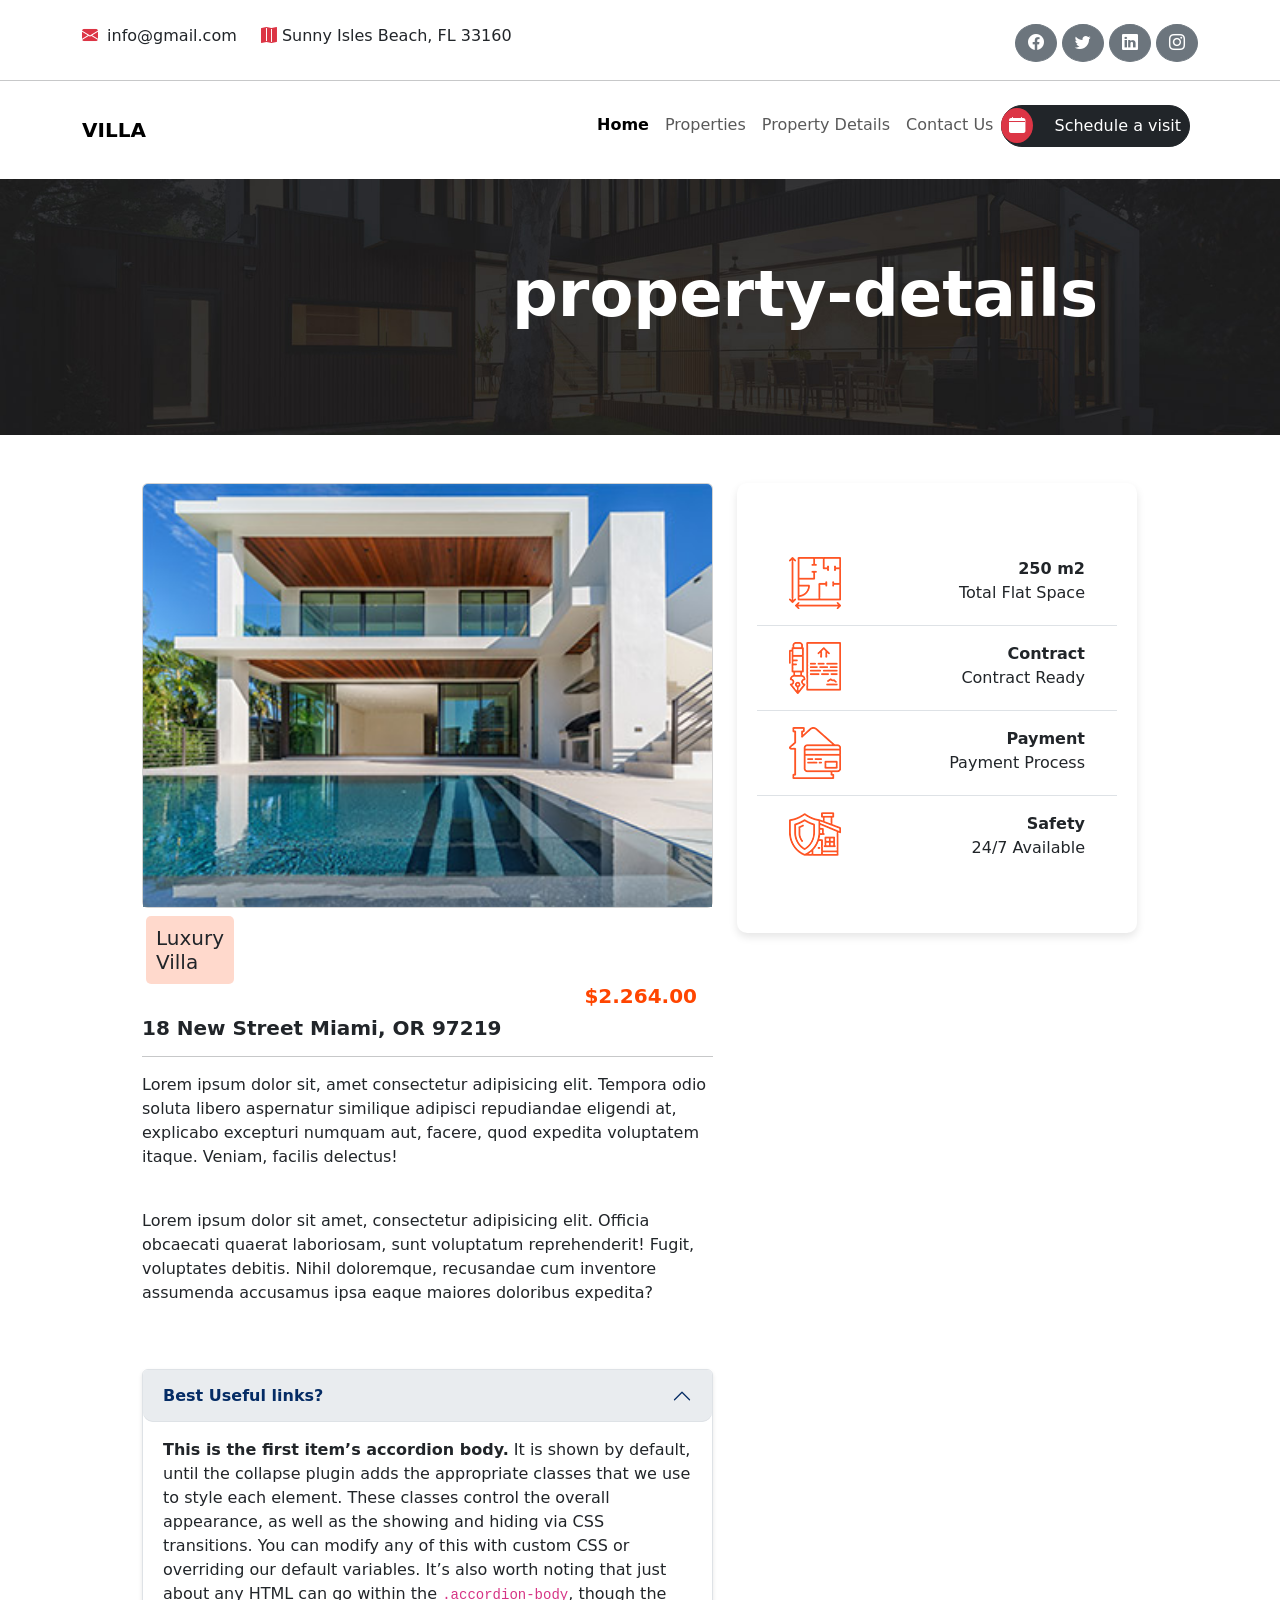
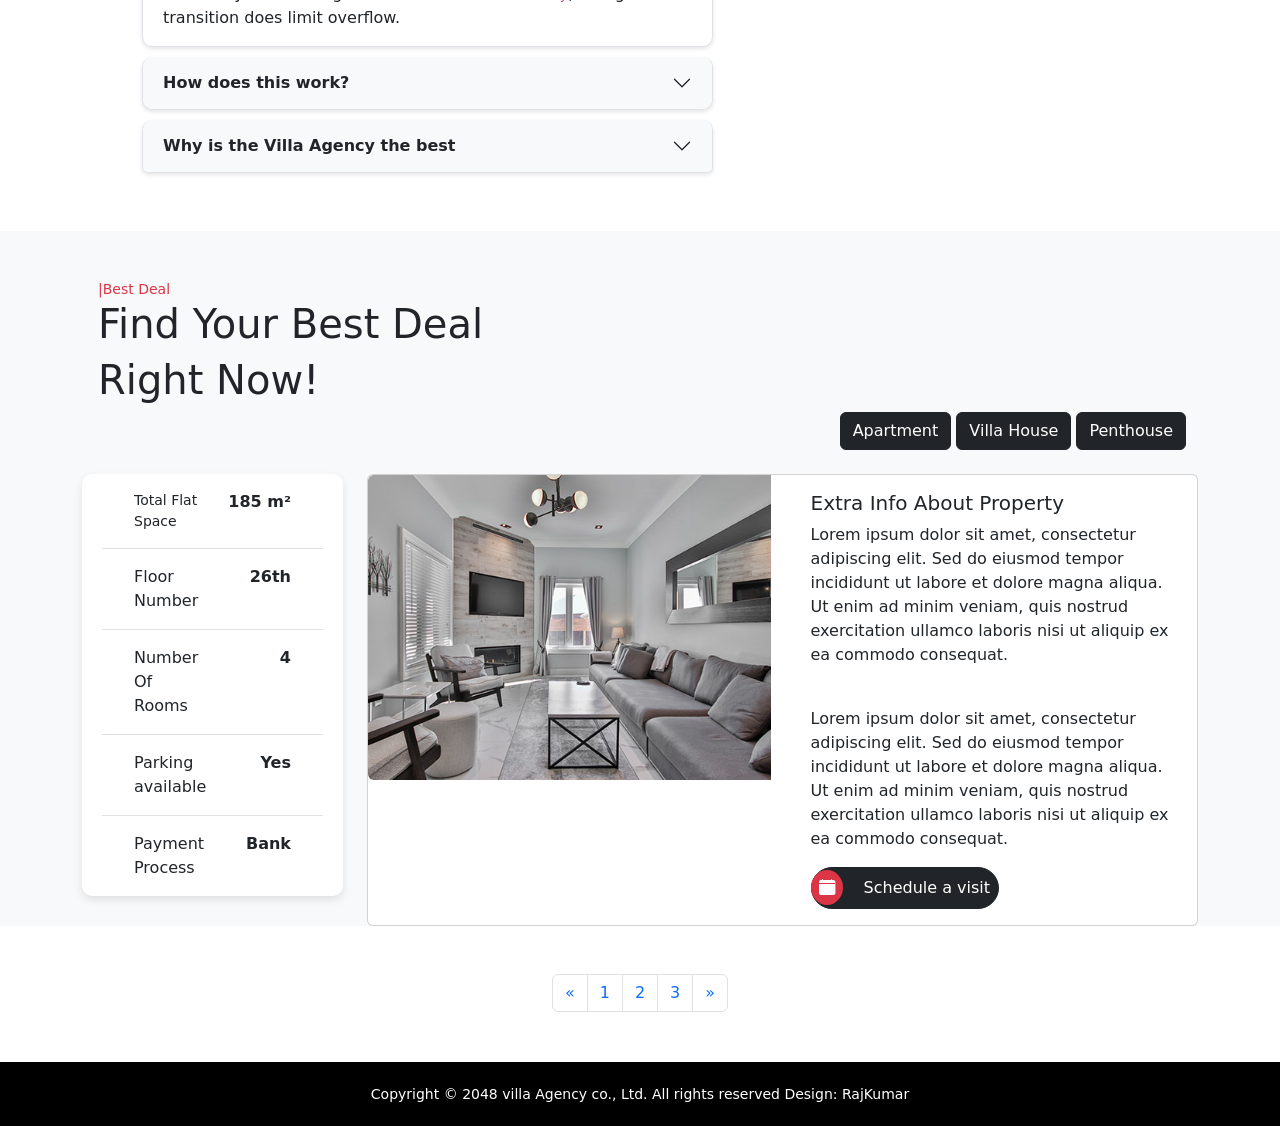
<file: property-details.html>
<!DOCTYPE html>
<html lang="en">
  <head>
    <meta charset="UTF-8" />
    <meta name="viewport" content="width=device-width, initial-scale=1.0" />
    <title>villa-services</title>

    <!--bootstrap css stylesheet-->
    <link
      href="https://cdn.jsdelivr.net/npm/bootstrap@5.3.7/dist/css/bootstrap.min.css"
      rel="stylesheet"
    />
    <link
      rel="stylesheet"
      href="https://cdn.jsdelivr.net/npm/bootstrap-icons@1.13.1/font/bootstrap-icons.min.css"
    />
    <!--custom css stylesheet-->
    <link rel="stylesheet" href="./project.css" />
  </head>
  <body>
    <!-- main header section -->
    <div class="container d-flex pt-4">
      <p class="pe-4">
        <i class="bi bi-envelope-fill text-danger pe-1"></i> info@gmail.com
      </p>
      <p>
        <i class="bi bi-map-fill text-danger"></i> Sunny Isles Beach, FL 33160
      </p>
      <!-- social media icons -->
      <div class="ms-auto">
        <button type="button" class="btn btn-secondary rounded-circle icons">
          <i class="bi bi-facebook"></i>
        </button>
        <button type="button" class="btn btn-secondary rounded-circle icons">
          <i class="bi bi-twitter"></i>
        </button>
        <button type="button" class="btn btn-secondary rounded-circle icons">
          <i class="bi bi-linkedin"></i>
        </button>
        <button type="button" class="btn btn-secondary rounded-circle icons">
          <i class="bi bi-instagram"></i>
        </button>
      </div>
    </div>
    <hr />
    <!-- header section ended -->
    <!--navbar section-->
    <nav class="navbar navbar-expand-lg pb-4">
      <div class="container">
        <a class="navbar-brand fw-bold" href="./Home.html">VILLA</a>
        <button
          class="navbar-toggler"
          type="button"
          data-bs-toggle="collapse"
          data-bs-target="#navbarSupportedContent"
          aria-controls="navbarSupportedContent"
          aria-expanded="false"
          aria-label="Toggle navigation"
        >
          <span class="navbar-toggler-icon"></span>
        </button>
        <div class="collapse navbar-collapse" id="navbarSupportedContent">
          <ul class="navbar-nav ms-auto mb-2 mb-lg-2 me-2">
            <li class="nav-item">
              <a
                class="nav-link active villa"
                aria-current="page"
                href="./Home.html"
                >Home</a
              >
            </li>
            <li class="nav-item">
              <a class="nav-link villa-1" href="./properties.html"
                >Properties</a
              >
            </li>
            <li class="nav-item">
              <a class="nav-link villa-1" href="./property-details.html"
                >Property Details</a
              >
            </li>
            <li class="nav-item">
              <a class="nav-link villa-1" href="./contact.html">Contact Us</a>
            </li>
            <li>
              <button class="btn btn-dark p-2 schedule-btn">
                <i
                  class="bi bi-calendar-fill Schedule p-2 me-3 bg-danger text-white rounded-circle"
                ></i>
                Schedule a visit
              </button>
            </li>
          </ul>
        </div>
      </div>
    </nav>
    <!--navbar section ends-->
    <!-- bg image -->
    <div class="banner-card">
        <img
        src="./images/page-heading-bg.jpg"
        class="img-fluid w-100 object-fit-cover"
        alt="Page Heading"
      />
        <div class="banner-text">
            <h4>property-details</h4>
        </div>
    </div>
    <!-- bg image -->
    <!-- property details -->
    <div class="container">
      <div class="row m-5">
        <div class="col-lg-7">
          <div class="card">
            <img
              src="./images/property-01.jpg"
              class="card-img-top"
              alt="Single Property"
            />
          </div>
          <div class="card-body">
            <h5 class="card-title">
              <div class="row px-3 py-2">
                <div class="col bg-pro" style="margin-right: 500px">
                  Luxury Villa
                </div>
                <!--inline styling-->
                <div class="col text-end test-color">$2.264.00</div>
              </div>
            </h5>
            <h5 class="fw-bold">18 New Street Miami, OR 97219</h5>
          </div>
          <hr />
          <div class="card-text">
            <p>
              Lorem ipsum dolor sit, amet consectetur adipisicing elit. Tempora
              odio soluta libero aspernatur similique adipisci repudiandae
              eligendi at, explicabo excepturi numquam aut, facere, quod
              expedita voluptatem itaque. Veniam, facilis delectus!
            </p>
            <br />
            <p>
              Lorem ipsum dolor sit amet, consectetur adipisicing elit. Officia
              obcaecati quaerat laboriosam, sunt voluptatum reprehenderit!
              Fugit, voluptates debitis. Nihil doloremque, recusandae cum
              inventore assumenda accusamus ipsa eaque maiores doloribus
              expedita?
            </p>
            <br />
            <br />
            <div class="accordion" id="accordionPanelsStayOpenExample">
              <div class="accordion-item">
                <h2 class="accordion-header">
                  <button
                    class="accordion-button"
                    type="button"
                    data-bs-toggle="collapse"
                    data-bs-target="#panelsStayOpen-collapseOne"
                    aria-expanded="true"
                    aria-controls="panelsStayOpen-collapseOne"
                  >
                    Best Useful links?
                  </button>
                </h2>
                <div
                  id="panelsStayOpen-collapseOne"
                  class="accordion-collapse collapse show"
                >
                  <div class="accordion-body">
                    <strong>This is the first item’s accordion body.</strong>
                    It is shown by default, until the collapse plugin adds the
                    appropriate classes that we use to style each element. These
                    classes control the overall appearance, as well as the
                    showing and hiding via CSS transitions. You can modify any
                    of this with custom CSS or overriding our default variables.
                    It’s also worth noting that just about any HTML can go
                    within the <code>.accordion-body</code>, though the
                    transition does limit overflow.
                  </div>
                </div>
              </div>
              <div class="accordion-item">
                <h2 class="accordion-header">
                  <button
                    class="accordion-button collapsed"
                    type="button"
                    data-bs-toggle="collapse"
                    data-bs-target="#panelsStayOpen-collapseTwo"
                    aria-expanded="false"
                    aria-controls="panelsStayOpen-collapseTwo"
                  >
                    How does this work?
                  </button>
                </h2>
                <div
                  id="panelsStayOpen-collapseTwo"
                  class="accordion-collapse collapse"
                >
                  <div class="accordion-body">
                    <strong>This is the second item’s accordion body.</strong>
                    It is hidden by default, until the collapse plugin adds the
                    appropriate classes that we use to style each element. These
                    classes control the overall appearance, as well as the
                    showing and hiding via CSS transitions. You can modify any
                    of this with custom CSS or overriding our default variables.
                    It’s also worth noting that just about any HTML can go
                    within the <code>.accordion-body</code>, though the
                    transition does limit overflow.
                  </div>
                </div>
              </div>
              <div class="accordion-item">
                <h2 class="accordion-header">
                  <button
                    class="accordion-button collapsed"
                    type="button"
                    data-bs-toggle="collapse"
                    data-bs-target="#panelsStayOpen-collapseThree"
                    aria-expanded="false"
                    aria-controls="panelsStayOpen-collapseThree"
                  >
                    Why is the Villa Agency the best
                  </button>
                </h2>
                <div
                  id="panelsStayOpen-collapseThree"
                  class="accordion-collapse collapse"
                >
                  <div class="accordion-body">
                    <strong>This is the third item's accordion body.</strong>
                    It is hidden by default, until the collapse plugin adds the
                    appropriate classes that we use to style each element. These
                    classes control the overall appearance, as well as the
                    showing and hiding via CSS transitions. You can modify any
                    of this with custom CSS or overriding our default variables.
                    It’s also worth noting that just about any HTML can go
                    within the <code>.accordion-body</code>, though the
                    transition does limit overflow.
                  </div>
                </div>
              </div>
            </div>
          </div>
        </div>
        <div class="col-5">
          <div
            class="card best-card justify-content-center"
            style="width: 400px; height: 450px"
          >
            <ul class="list-group list-group-flush">
              <li class="list-group-item align-content-end">
                <div class="row px-3 py-2">
                  <div class="col"><img src="./images/info-icon-01.png" /></div>
                  <div class="col text-end">
                    <b>250 m2</b><br />Total Flat Space
                  </div>
                </div>
              </li>
              <li class="list-group-item">
                <div class="row px-3 py-2">
                  <div class="col"><img src="./images/info-icon-02.png" /></div>
                  <div class="col text-end">
                    <b>Contract</b><br />Contract Ready
                  </div>
                </div>
              </li>
              <li class="list-group-item">
                <div class="row px-3 py-2">
                  <div class="col"><img src="./images/info-icon-03.png" /></div>
                  <div class="col text-end">
                    <b>Payment</b><br />Payment Process
                  </div>
                </div>
              </li>
              <li class="list-group-item">
                <div class="row px-3 py-2">
                  <div class="col"><img src="./images/info-icon-04.png" /></div>
                  <div class="col text-end">
                    <b>Safety</b><br />24/7 Available
                  </div>
                </div>
              </li>
            </ul>
          </div>
        </div>
      </div>
    </div>
    <!-- best deal session -->
    <div class="container-fluid bg-body-tertiary">
      <div class="container d-grid ms-auto pt-lg-5">
        <small class="text-danger ms-3">|Best Deal</small>
        <h1 class="text-dark ms-3">Find Your Best Deal</h1>
        <h1 class="text-dark ms-3">Right Now!</h1>

        <!-- botton -->
        <div class="row justify-content-evenly m-auto me-0">
          <div class="col-lg-sm-3 mb-4">
            <button class="btn btn-dark pro-btn">Apartment</button>
            <button class="btn btn-dark pro-btn">Villa House</button>
            <button class="btn btn-dark pro-btn">Penthouse</button>
          </div>
        </div>
      </div>
      <!-- button ends -->

      <div class="container d-flex">
        <div class="row">
          <div class="col-lg-3">
            <div class="card mb-3 best-card">
              <ul class="list-group list-group-flush">
                <li class="list-group-item align-content-end">
                  <div class="row px-3 py-2">
                    <div class="col small">Total Flat Space</div>
                    <div class="col text-end fw-bold">185 m²</div>
                  </div>
                </li>
                <li class="list-group-item">
                  <div class="row px-3 py-2">
                    <div class="col">Floor Number</div>
                    <div class="col text-end fw-bold">26th</div>
                  </div>
                </li>
                <li class="list-group-item">
                  <div class="row px-3 py-2">
                    <div class="col">Number Of Rooms</div>
                    <div class="col text-end fw-bold">4</div>
                  </div>
                </li>
                <li class="list-group-item">
                  <div class="row px-3 py-2">
                    <div class="col">Parking available</div>
                    <div class="col text-end fw-bold">Yes</div>
                  </div>
                </li>
                <li class="list-group-item">
                  <div class="row px-3 py-2">
                    <div class="col">Payment Process</div>
                    <div class="col text-end fw-bold">Bank</div>
                  </div>
                </li>
              </ul>
            </div>
          </div>
          <!-- card section is used as a fourth for designing -->
          <div class="col-lg-9">
            <div class="card fourth">
              <div class="row">
                <div class="col-6">
                  <img
                    src="./images/deal-01.jpg"
                    class="img-fluid rounded-start"
                    alt="deal-01-img"
                  />
                </div>
                <div class="col-lg-6">
                  <div class="card-body">
                    <h5 class="card-title">Extra Info About Property</h5>
                    <p class="card-text">
                      Lorem ipsum dolor sit amet, consectetur adipiscing elit.
                      Sed do eiusmod tempor incididunt ut labore et dolore magna
                      aliqua. Ut enim ad minim veniam, quis nostrud exercitation
                      ullamco laboris nisi ut aliquip ex ea commodo consequat.
                    </p>
                    <br />
                    <p>
                      Lorem ipsum dolor sit amet, consectetur adipiscing elit.
                      Sed do eiusmod tempor incididunt ut labore et dolore magna
                      aliqua. Ut enim ad minim veniam, quis nostrud exercitation
                      ullamco laboris nisi ut aliquip ex ea commodo consequat.
                    </p>
                    <button class="btn btn-dark p-2 schedule-btn">
                      <i
                        class="bi bi-calendar-fill Schedule p-2 me-3 bg-danger text-white rounded-circle"
                      ></i>
                      Schedule a visit
                    </button>
                  </div>
                </div>
              </div>
            </div>
          </div>
        </div>
      </div>
    </div>

    <!-- pagination -->
    <div class="container">
      <nav aria-label="Page navigation example">
        <ul class="pagination justify-content-center mt-5">
          <li class="page-item">
            <a
              class="page-link"
              href="./Home.html"
              target="_self"
              aria-label="Previous"
            >
              <span aria-hidden="true">&laquo;</span>
            </a>
          </li>
          <li class="page-item">
            <a class="page-link" href="./Home.html">1</a>
          </li>
          <li class="page-item">
            <a class="page-link" href="./Properties.html">2</a>
          </li>
          <li class="page-item">
            <a class="page-link" href="./contact.html">3</a>
          </li>
          <li class="page-item">
            <a class="page-link" href="./contact.html" aria-label="Next">
              <span aria-hidden="true">&raquo;</span>
            </a>
          </li>
        </ul>
      </nav>
    </div>

    <!--footer section-->
    <footer class="text-center">
      <small
        >Copyright © 2048 villa Agency co., Ltd. All rights reserved Design:
        RajKumar</small
      >
    </footer>
    <!--footer section ends-->

    <!--bootstrap js script-->
    <script src="https://cdn.jsdelivr.net/npm/bootstrap@5.3.7/dist/js/bootstrap.bundle.min.js"></script>
  </body>
</html>
</file>
<file: project.css>
/* 1st header */
.icons:hover {
  color: #ff8000;
  background-color: black;
}
/* end */
/* navbar designation */
.villa {
  font-size: min(1rem, 4vw);
  font-weight: bolder;
}
.active.villa:hover {
  color: #ff8000;
}
.villa-1:hover {
  color: #ff8000;
}
.schedule-btn {
  border-radius: 50px;
}
.Schedule {
  margin: -9px;
}
.schedule-btn:hover {
  color: #ff8000;
  background-color: black;
}
/* navbar designation is compete */
/* carrousel */
.img-parent {
  position: relative;
}
.text-parent {
  position: absolute;
  top: 40%;
  left: 15%;
}
.small-text {
  background-color: white;
  padding: 5px;
}
#header-tag {
  color: white;
}

/* in feauture propeties */
.accordion-button {
  background-color: #f8f9fa;
  border-radius: 10px;
  font-weight: bold;
}
.accordion-button:not(.collapsed) {
  background-color: #e9ecef;
}
.accordion-item {
  margin-bottom: 10px;
  border-radius: 10px;
  box-shadow: 0 2px 4px rgba(0, 0, 0, 0.1);
}
/* feature properties compete */
/* overlay */
.parent-img {
  position: relative;
  object-fit: cover;
  background-repeat: no-repeat;
  max-width: 100%;
}
.parent-txt {
  position: absolute;
  top: 30%;
  color: white;
  left: 40%;
}
.child-img {
  position: absolute;
  top: 70%;
  left: 15%;
  width: 50%;
  height: auto;
  z-index: 1;
}
.child-icon {
  position: absolute;
  top: 50%;
  left: 69%;
  background: #ff3300dd;
  color: #fff;
  border-radius: 50%;
  padding: 10px;
  z-index: 10;
  cursor: pointer;
}
.child-icon:hover {
  background-color: #ff4c2cdb;
  animation: linear 0.3sec;
}
.video {
  display: flex;
  justify-content: center;
}
.font {
  font-size: 2.8rem;
}
.hieght {
  height: 900px;
}
/* overlay end */
/* badges */
.metric-box {
  position: relative;
  background-color: rgba(255, 68, 0, 0.142);
  border-radius: 10px;
  padding: 0 10px 0 10px;
  margin-bottom: 50px;
  width: 200px;
  display: flex;
  align-items: center;
  font-family: sans-serif;
}
.badges {
  justify-content: space-evenly;
  display: flex;
}
.metric-number {
  font-size: 48px;
  font-weight: bold;
  color: #ff7f00;
  margin-right: 12px;
}
.circle {
  background-color: rgb(255, 68, 0);
}
/* end */

/* in properties design for text and background */
.bg-pro {
  background-color: rgba(255, 68, 0, 0.2);
  padding: 10px;
  margin: 0 100px 0 0;
  border-radius: 5px;
}
.bg-pro-1 {
  background-color: rgba(255, 68, 0, 0.2);
  padding: 10px;
  margin: 0 50px 0 0;
  border-radius: 5px;
}
.test-color {
  color: orangered;
  font-weight: bold;
}

/* properties window */
.buttons-properties {
  display: flex;
  margin: 60px 0 40px 0;
  justify-content: space-evenly;
  padding: 50px 0 50px 0;
}
.pro {
  padding: 10px;
}
.pro:hover {
  color: #ff8000;
  background-color: black;
}
.Contact-form {
  width: 75%;
  padding: 20px;
  box-shadow: 0 4px 8px rgba(0, 0, 0, 0.1);
  border-radius: 10px;
}
.form-control {
  background-color: #0000001c;
}
.pro-btn:hover {
  color: #ff8000;
  background-color: black;
}
/* completed-properties session */
/* best deal */
.best-card {
  border: none;
  border-radius: 10px;
  padding: 0 20px 0 20px;
  box-shadow: 0 4px 8px rgba(0, 0, 0, 0.1);
}
/* overlaying */
.banner-card img {
  width: 100%;
}
.banner-card {
  position: relative;
}
.banner-text {
  position: absolute;
  top: 30%;
  left: 40%;
  color: white;
}
.banner-text h4 {
  font-weight: bolder;
  font-size: 5vw;
}
/* end */
/* overlay of iframe and form */
.contact-text {
  position: absolute;
  top: 25%;
  left: 45%;
}
.parent-bg-img {
  height: 900px;
  overflow: hidden;
}
.Contact-form-home {
  width: 300px;
  height: 400px;
  padding: 20px;
  box-shadow: 0 4px 8px rgba(0, 0, 0, 0.1);
  border-radius: 10px;
  background-color: white;
}

.iframe-img {
  top: 45%;
  left: 15%;
}
.form-sec {
  top: 50%;
  left: 60%;
}
@media only screen and (width: 1200px) {
  .iframe-img {left: 30%;}
  .form-sec {
    left: 85%;
  }
}
@media (min-width: 1024px) and (max-width: 1200px) {
  .iframe-img {left: 30%;}
  .form-sec {
    left: 90%;
  }
}
@media (min-width: 768px) and (max-width: 1024px) {
  .iframe-img {left: 30%;}
  .form-sec {left: 110%;}
}
@media (min-width: 690px) and (max-width: 768px) {
  .iframe-img {left: 60%;}
  .form-sec {left: 150%;}
}
@media only screen and (width: 768px) {
  .iframe-img {left: 30%;}
  .form-sec {left: 115%;}
}
@media (min-width: 576px) and (max-width: 690px) {
  .iframe-img {left: 60%;}
  .form-sec {left: 170%;}
}
@media (min-width: 460px) and (max-width: 576px) {
  .iframe-img {left: 60%;}
  .form-sec {left: 200%;}
}
@media (min-width: 390px) and (max-width: 576px) {
  .iframe-img {left: 60%;}
  .form-sec {left: 230%;}
}
@media (min-width: 320px) and (max-width: 390px) {
  .iframe-img {left: 60%;}
  .form-sec {left: 250%;}
}
@media only screen and (width: 320px) {
  .iframe-img {left: 60%;}
  .form-sec {left: 260%;}
}
/* media queries also done */
/* footer session */
footer {
  background-color: #000;
  color: #fff;
  padding: 20px 0;
  margin-top: 50px;
}
</file>
